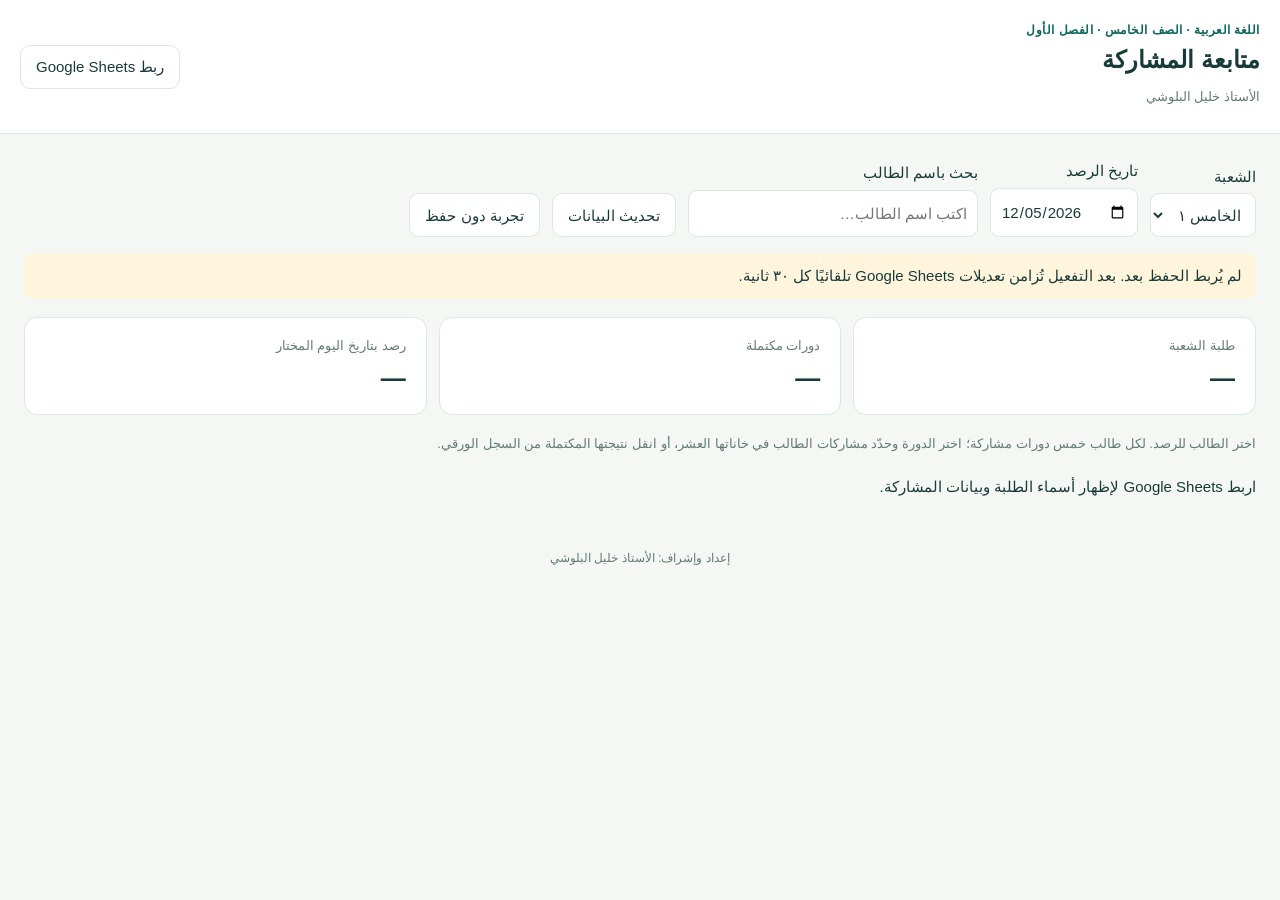
<file: participation/index.html>
<!doctype html><html lang="ar" dir="rtl"><head><meta name="referrer" content="no-referrer"><meta charset="UTF-8"><meta name="viewport" content="width=device-width,initial-scale=1"><title>متابعة المشاركة | الأستاذ خليل البلوشي</title><link rel="icon" href="data:image/svg+xml,%3Csvg xmlns='http://www.w3.org/2000/svg' viewBox='0 0 32 32'%3E%3Crect width='32' height='32' rx='9' fill='%230c665c'/%3E%3Cpath d='M8 16l5 5 11-12' fill='none' stroke='white' stroke-width='4'/%3E%3C/svg%3E"><style>
:root{--ink:#183b39;--green:#0c665c;--muted:#637b77;--line:#dce8e3;--bg:#f4f7f3}*{box-sizing:border-box}body{margin:0;background:var(--bg);color:var(--ink);font-family:Tahoma,Arial,sans-serif;font-size:15px;line-height:1.7}button,input,select,textarea{font:inherit}button{cursor:pointer;min-height:44px;border-radius:10px;border:1px solid var(--line);background:white;padding:8px 15px;color:var(--ink)}button:hover{border-color:var(--green)}button:disabled{opacity:.5;cursor:default}.primary{background:var(--green);color:white;border-color:var(--green)}header{background:white;border-bottom:1px solid var(--line);padding:20px max(20px,calc((100vw - 1260px)/2));display:flex;gap:16px;align-items:center;justify-content:space-between}h1{font-size:24px;margin:0}p{margin:5px 0}.eyebrow{font-size:12px;color:var(--green);font-weight:bold;letter-spacing:.5px}.muted{color:var(--muted);font-size:13px}.shell{max-width:1300px;margin:auto;padding:24px}.toolbar{display:flex;flex-wrap:wrap;gap:12px;align-items:end}.toolbar label{display:grid;gap:4px}input,select,textarea{border:1px solid var(--line);border-radius:9px;background:white;padding:10px;color:var(--ink);min-height:44px}input[type=checkbox]{min-height:auto;width:20px;height:20px;accent-color:var(--green)}#search{width:290px}#status{padding:10px 14px;border-radius:10px;background:#fff5dd;margin:16px 0}.stats{display:flex;gap:12px;margin:18px 0}.stat{flex:1;padding:14px 20px;border:1px solid var(--line);border-radius:13px;background:white}.stat strong{font-size:25px;display:block}.grid{display:grid;grid-template-columns:repeat(3,minmax(0,1fr));gap:13px}.card{background:white;border:1px solid var(--line);border-radius:14px;padding:17px;text-align:right;min-height:150px;width:100%;box-shadow:0 3px 8px #183b3904}.card .name{font-weight:bold;font-size:16px;display:block;margin-bottom:10px}.pill{font-size:12px;background:#e9f4ef;color:var(--green);border-radius:20px;padding:4px 10px;display:inline-block}.cycles{display:flex;gap:5px;margin-top:10px;flex-wrap:wrap}.cycle{border:1px solid var(--line);padding:2px 8px;border-radius:6px;font-size:12px}.cycle.done{background:#e9f4ef}.bar{height:5px;border-radius:8px;background:#e7ece8;margin-top:12px;overflow:hidden}.bar span{display:block;height:100%;background:#c69a43}dialog{border:none;border-radius:18px;max-width:800px;width:calc(100% - 30px);padding:0;color:var(--ink);box-shadow:0 20px 70px #183b3933;max-height:92vh}dialog::backdrop{background:#102f2b66}.dialog-head{padding:20px 24px;border-bottom:1px solid var(--line);display:flex;justify-content:space-between;align-items:center;gap:12px}.body{padding:20px 24px}.section{padding:15px 0;border-bottom:1px solid var(--line)}h2{font-size:20px;margin:0}h3{font-size:16px;margin:0 0 10px}.chips{display:flex;gap:8px;flex-wrap:wrap}.chips label{display:flex;align-items:center;gap:6px;padding:7px 10px;border:1px solid var(--line);border-radius:8px;background:#fcfdfb}.fields{display:grid;grid-template-columns:1fr 1fr;gap:12px}.fields label{display:grid;gap:5px}textarea{width:100%;resize:vertical}.actions{display:flex;gap:8px;justify-content:space-between;padding:16px 24px;position:sticky;bottom:0;background:white;border-top:1px solid var(--line)}.message{font-size:14px;padding:10px;background:#fff5dd;border-radius:8px;margin:10px 0}.hidden{display:none!important}.history{max-height:200px;overflow:auto}.record{border-bottom:1px dashed var(--line);padding:9px 0;font-size:13px}.danger{color:#a23e3e}.wide{width:100%}.slot-grid{display:flex;gap:8px;flex-wrap:wrap}.slot-box{width:55px;min-height:70px;border:1px solid var(--line);border-radius:10px;display:flex;flex-direction:column;align-items:center;justify-content:center;gap:4px;background:white}.slot-box:has(input:checked){background:#e9f4ef;border-color:var(--green)}.cycle-pick.active{background:var(--green);color:white}.cycle-manual{display:flex;gap:8px;align-items:center;margin:16px 0}footer{padding:20px;text-align:center;color:var(--muted);font-size:12px}a{color:var(--green)}@media(max-width:1000px){.grid{grid-template-columns:repeat(2,minmax(0,1fr))}}@media(max-width:600px){header{padding:16px;align-items:start}h1{font-size:20px}.shell{padding:14px}.grid{grid-template-columns:1fr}.stat{padding:10px}.stat strong{font-size:20px}.fields{grid-template-columns:1fr}#search{width:100%}.toolbar label{flex:1}.toolbar label.search{flex-basis:100%}.dialog-head,.body{padding:16px}.stats{gap:6px}.actions{padding:12px;flex-wrap:wrap}}
.student-tile{display:flex;flex-direction:column;background:white;border:1px solid var(--line);border-radius:14px;overflow:hidden}.student-tile .card{border:0;border-radius:0;flex:1}.certificate-card-action{margin:0 17px 16px;background:#fff9e8;border-color:#c7a452;color:#6b5117;font-weight:bold}.certificate-card-action:disabled{background:#f4f5f3;color:#637b77;border-color:var(--line)}.certificate-help{margin:0 17px 14px;font-size:12px;color:var(--muted)}#certificateDialog{max-width:1160px;width:calc(100% - 24px)}.certificate-controls{display:flex;gap:14px;align-items:end;flex-wrap:wrap;margin-bottom:16px}.certificate-controls label{display:grid;gap:4px}.certificate-scroll{overflow-x:auto;padding:3px;background:#e5e9e6}.certificate-sheet{width:100%;min-width:690px;aspect-ratio:1.414;background:#fffcf5;color:#172f45;padding:2.5%;font-family:Tahoma,Arial,sans-serif;container-type:inline-size;text-align:center}.certificate-frame{position:relative;min-height:100%;border:2px solid #b89546;outline:1px solid #d9c69a;outline-offset:-9px;padding:2.2% 5%;display:flex;flex-direction:column;align-items:center;justify-content:space-between;gap:5px}.certificate-top{width:100%;display:flex;justify-content:space-between;gap:14px;font-size:13px;color:#526175}.certificate-emblem{color:#a7822e;font-size:32px;line-height:1.2;margin-top:6px}.certificate-kicker{font-size:14px;color:#87703d;margin:0}.certificate-sheet h1{font-size:46px;line-height:1.4;color:#17374f;margin:0}.certificate-subtitle{font-size:20px;color:#8b6b26;margin:0}.certificate-intro{margin:8px 0 0;font-size:16px}.certificate-sheet .certificate-name{font-size:27px;font-size:clamp(22px,3.1cqw,36px);line-height:1.6;margin:0;max-width:100%;overflow-wrap:anywhere}.certificate-class{font-size:15px;margin:0;color:#526175}.certificate-reason{font-size:18px;line-height:1.9;margin:6px 0}.certificate-encouragement{font-size:15px;color:#526175;line-height:1.8;margin:0}.certificate-bottom{display:flex;justify-content:space-between;align-items:center;gap:15px;width:100%;margin-top:12px;text-align:center}.certificate-bottom>div{flex:1}.certificate-bottom strong{display:block;font-size:16px}.certificate-small{display:block;color:#526175;font-size:13px;margin-bottom:5px}.certificate-seal{border:2px solid #b89546;border-radius:50%;max-width:90px;min-height:90px;display:flex;flex-direction:column;justify-content:center;color:#8b6b26;font-size:13px;background:#faf2dc}.certificate-seal strong{font-size:15px}.certificate-demo{color:#a23e3e;font-size:13px;margin:4px 0 0}#printCertificate{display:none}@page{size:A4 landscape;margin:10mm}@media print{html,body{margin:0!important;padding:0!important;background:white!important}body>*{display:none!important}body>#printCertificate{display:block!important;width:277mm;height:190mm}#printCertificate .certificate-sheet{width:277mm;min-width:0;height:190mm;aspect-ratio:auto;padding:7mm;print-color-adjust:exact;-webkit-print-color-adjust:exact}#printCertificate .certificate-frame{height:176mm;padding:6mm 15mm;overflow:hidden}#printCertificate .certificate-sheet h1{font-size:42pt}#printCertificate .certificate-name{font-size:25pt}#printCertificate .certificate-reason{font-size:17pt}#printCertificate .certificate-subtitle{font-size:20pt}#printCertificate .certificate-encouragement{font-size:13pt}#printCertificate .certificate-top{font-size:11pt}#printCertificate .certificate-bottom{margin-top:4mm}}
@media print{#printCertificate .certificate-frame{gap:2px}#printCertificate .certificate-emblem{font-size:26px;margin-top:0}#printCertificate .certificate-sheet h1{font-size:34pt}#printCertificate .certificate-name{font-size:22pt}#printCertificate .certificate-reason{font-size:14pt;margin:3px 0}#printCertificate .certificate-subtitle{font-size:16pt}#printCertificate .certificate-encouragement{font-size:11pt}#printCertificate .certificate-top{font-size:10pt}#printCertificate .certificate-seal{min-height:70px;max-width:70px}#printCertificate .certificate-intro{margin-top:3px}#printCertificate .certificate-bottom{margin-top:2mm}}

</style></head><body><header><div><div class="eyebrow">اللغة العربية · الصف الخامس · الفصل الأول</div><h1>متابعة المشاركة</h1><p class="muted">الأستاذ خليل البلوشي</p></div><button onclick="settings.showModal()">ربط Google Sheets</button></header><main class="shell"><div class="toolbar"><label>الشعبة<select id="classSelect"><option value="1">الخامس ١</option><option value="2">الخامس ٢</option><option value="3">الخامس ٣</option></select></label><label>تاريخ الرصد<input type="date" id="date"></label><label class="search">بحث باسم الطالب<input id="search" placeholder="اكتب اسم الطالب…"></label><a id="sheetLink" class="hidden" target="_blank" rel="noopener">فتح Google Sheets ↗</a><button id="reload" onclick="loadClass()">تحديث البيانات</button><button id="demo" onclick="startDemo()">تجربة دون حفظ</button></div><div id="status" role="status">لم يُربط الحفظ بعد. بعد التفعيل تُزامن تعديلات Google Sheets تلقائيًا كل ٣٠ ثانية.</div><div class="stats"><div class="stat"><span class="muted">طلبة الشعبة</span><strong id="studentCount">—</strong></div><div class="stat"><span class="muted">دورات مكتملة</span><strong id="cycleCount">٠</strong></div><div class="stat"><span class="muted">رصد بتاريخ اليوم المختار</span><strong id="todayCount">٠</strong></div></div><p class="muted" style="margin-bottom:14px">اختر الطالب للرصد. لكل طالب خمس دورات مشاركة؛ اختر الدورة وحدّد مشاركات الطالب في خاناتها العشر، أو انقل نتيجتها المكتملة من السجل الورقي.</p><div id="grid" class="grid"></div></main><footer>إعداد وإشراف: الأستاذ خليل البلوشي</footer>
<dialog id="studentDialog"><div class="dialog-head"><div><h2 id="studentName"></h2><span id="studentProgress" class="pill"></span></div><button onclick="closeStudent()" aria-label="إغلاق">✕</button></div><form id="recordForm"><div class="body"><div id="cycleList" class="cycles"></div><div class="section"><h3>المشاركة الصفية</h3><div id="cyclePicker" class="chips" role="group" aria-label="اختيار الدورة"></div><div id="cycleEditor" style="margin-top:16px"></div><p class="muted">ضع علامة في خانة المشاركة التي أتمها الطالب. لنقل السجل الورقي، حدّد اكتمال الدورة وأدخل نتيجتها، ثم تابع أي دورة أخرى.</p></div><div id="saveMessage" class="message hidden" role="alert"></div><div class="section"><h3>شهادة تميّز</h3><button type="button" id="studentCertificate" onclick="openCertificate(activeId)">إصدار شهادة تميّز</button><p class="muted" id="studentCertificateHelp">تتاح الشهادة بعد حفظ دورة مكتملة.</p></div><div class="section"><h3>سجل تغييرات المشاركة</h3><div id="history" class="history"></div></div></div><div class="actions"><button type="button" class="danger" id="undo" onclick="undoLast()">التراجع عن آخر تعديل</button><div><button type="button" onclick="closeStudent()">إغلاق</button> <button class="primary" type="submit" id="saveButton">حفظ الرصد</button></div></div></form></dialog>
<dialog id="settings"><div class="dialog-head"><h2>ربط الحفظ في Google Sheets</h2><button onclick="settings.close()">✕</button></div><div class="body"><p>بعد نشر الكود المرفق كتطبيق ويب، ألصق رابط النشر ومفتاح الربط اللذين جهزتهما.</p><label style="display:grid;margin-top:15px">رابط تطبيق Google Apps Script<input id="endpoint" dir="ltr" placeholder="https://script.google.com/macros/s/…/exec"></label><label style="display:grid;margin-top:15px">مفتاح الربط<input id="apiKey" type="password" autocomplete="off" dir="ltr"></label><p class="muted">يحفظ الجهاز رابط الاتصال فقط. يُحفظ المفتاح مؤقتًا في جلسة المتصفح؛ أعد إدخاله عند بدء جلسة جديدة.</p><div id="connectionMessage" class="message hidden"></div></div><div class="actions"><button onclick="settings.close()">إغلاق</button><button class="primary" id="connectButton" onclick="connect()">اختبار الاتصال وربط الحفظ</button></div></dialog>
<dialog id="certificateDialog"><div class="dialog-head"><div><h2>شهادة تميّز في المشاركة الصفية</h2><p class="muted">معاينة الشهادة قبل إصدارها</p></div><button onclick="document.getElementById('certificateDialog').close()" aria-label="إغلاق معاينة الشهادة">✕</button></div><div class="body"><div class="certificate-controls"><label>الدورات المشمولة<select id="certificateCycle" onchange="updateCertificatePreview()"></select></label><label>تاريخ إصدار الشهادة<input type="date" id="certificateDate" onchange="updateCertificatePreview()"></label></div><div class="certificate-scroll"><div id="certificatePreview"></div></div><p class="danger" id="certificateMessage" role="alert"></p><p class="muted">للحفظ PDF، اختر «حفظ بتنسيق PDF» في نافذة الطباعة. الشهادة بحجم A4 أفقي؛ يمكنك إلغاء رؤوس وتذييلات الطباعة.</p></div><div class="actions"><button onclick="document.getElementById('certificateDialog').close()">إغلاق</button><button class="primary" id="certificatePrint" onclick="printCertificate()">طباعة / حفظ PDF</button></div></dialog><div id="printCertificate" aria-hidden="true"></div><script>const ROSTER={"1":Array.from({length:33},(_,i)=>"طالب تجريبي "+(i+1)),"2":Array.from({length:31},(_,i)=>"طالب تجريبي "+(i+1)),"3":Array.from({length:33},(_,i)=>"طالب تجريبي "+(i+1))};</script><script>function emptyState(){return {version:0,records:[],seen:[]};}
function cycleDetails(state){const details=Array.from({length:5},()=>({slots:Array(10).fill(null),manualComplete:false,result:null}));for(const r of state.records){if(r.cycleEdits?.length){for(const edit of r.cycleEdits)details[edit.index]={slots:edit.slots.slice(),manualComplete:edit.manualComplete,result:edit.result};}else if(r.participation!==null&&r.participation!==undefined){const c=details.find(c=>!c.manualComplete&&c.slots.includes(null));if(c)c.slots[c.slots.indexOf(null)]=r.participation;}}return details.map(c=>({...c,count:c.slots.filter(v=>v!==null).length,complete:c.manualComplete||c.slots.every(v=>v!==null),score:c.manualComplete?c.result:c.slots.every(v=>v!==null)?c.slots.reduce((n,v)=>n+v,0):null}));}
function progress(state){const details=cycleDetails(state),cycles=details.filter(c=>c.complete).map(c=>c.score),first=details.find(c=>!c.complete);return {cycles,details,resultByCycle:details.map(c=>c.score),current:first?.count||0,total:details.reduce((n,c)=>n+(c.manualComplete?10:c.count),0),entries:state.records.filter(r=>r.participation!==null&&r.participation!==undefined)};}
function validateCycleEdits(edits){if(!Array.isArray(edits)||edits.length>5)throw Error('تعديل الدورات غير صحيح');const seen=new Set();for(const e of edits){if(!Number.isInteger(e.index)||e.index<0||e.index>4||seen.has(e.index))throw Error('رقم الدورة غير صحيح');seen.add(e.index);if(!Array.isArray(e.slots)||e.slots.length!==10||e.slots.some(v=>v!==null&&![0,0.5,1].includes(v)))throw Error('خانات المشاركة غير صحيحة');if(typeof e.manualComplete!=='boolean')throw Error('حالة اكتمال الدورة غير صحيحة');if(e.manualComplete&&(typeof e.result!=='number'||!Number.isFinite(e.result)||e.result<0||e.result>10))throw Error('أدخل نتيجة الدورة المكتملة من ٠ إلى ١٠');if(!e.manualComplete&&e.result!==null)throw Error('نتيجة الدورة غير صحيحة');}}
function isParticipationRecord(r){return !!r.cycleEdits?.length||(r.participation!==null&&r.participation!==undefined);}
function changedCycleEdits(state,edits){validateCycleEdits(edits);const current=progress(state).details;return edits.filter(e=>{const c=current[e.index];return e.manualComplete!==c.manualComplete||e.result!==c.result||e.slots.some((v,i)=>v!==c.slots[i]);});}
function applyRecord(state,event){if(state.seen.includes(event.requestId))return state;let edits;if(event.action!=='undo'&&event.record.cycleEdits!==undefined){edits=changedCycleEdits(state,event.record.cycleEdits);if(!edits.length)return state;}if(event.version!==state.version)throw Error('تغيرت بيانات الطالب. حدّث الصفحة ثم راجع الرصد وأعد الحفظ.');const next=JSON.parse(JSON.stringify(state));if(event.action==='undo'){let index=-1;for(let i=next.records.length-1;i>=0;i--)if(isParticipationRecord(next.records[i])){index=i;break;}if(index<0)throw Error('لا توجد مشاركة للتراجع عنها');next.records.splice(index,1);}else{const p=event.record.participation;if(p!==null&&![0,0.5,1].includes(p))throw Error('نتيجة المشاركة غير صحيحة');if(p!==null&&progress(next).total>=50)throw Error('اكتملت دورات المشاركة الخمس');next.records.push({...event.record,...(edits?{cycleEdits:edits}:{}),id:event.requestId});}next.seen.push(event.requestId);next.version++;return next;}
if(typeof module!=='undefined')module.exports={emptyState,progress,applyRecord,cycleDetails,validateCycleEdits,isParticipationRecord,changedCycleEdits};
</script><script>function completedCertificateCycles(s){return progress(s).details.map((c,index)=>({...c,index})).filter(c=>c.complete);}
function certificateMarkup(data){const e=esc;return `<article class="certificate-sheet" dir="rtl" aria-label="شهادة تميز في المشاركة الصفية"><div class="certificate-frame"><div class="certificate-top"><span>اللغة العربية · الصف الخامس</span><span>تقديرٌ للجهد واحتفاءٌ بالإنجاز</span></div><div class="certificate-emblem" aria-hidden="true">★</div><p class="certificate-kicker">لكل جهدٍ أثر، ولكل إنجازٍ تقدير</p><h1>شهادة تميّز</h1><p class="certificate-subtitle">في المشاركة الصفية</p><p class="certificate-intro">تُمنح هذه الشهادة للطالب</p><h2 class="certificate-name">${e(data.name)}</h2><p class="certificate-class">${e(data.className)}</p><p class="certificate-reason">تقديرًا لمشاركته الفاعلة واجتهاده في مادة اللغة العربية،<br>وإتمامه <strong>${e(data.cycleStatement)}</strong>.</p><p class="certificate-encouragement">نفخر بجهدك، ونثمّن حضورك ومشاركتك.<br>واصل التعلّم بثقة؛ فكل مشاركة خطوة نحو التميّز.</p><div class="certificate-bottom"><div><span class="certificate-small">تاريخ إصدار الشهادة</span><strong>${e(data.dateLabel)}</strong></div><div class="certificate-seal"><span>تميّز في</span><strong>المشاركة</strong></div><div><span class="certificate-small">معلم اللغة العربية</span><strong>الأستاذ خليل البلوشي</strong></div></div>${data.demo?'<p class="certificate-demo">نموذج تجريبي — بيانات غير محفوظة</p>':''}</div></article>`;}
let certificateStudentId=null;
function certificateData(id,selection,date){if(!/^\d{4}-\d{2}-\d{2}$/.test(date))throw Error('اختر تاريخًا صحيحًا للشهادة');const all=completedCertificateCycles(state(id)),cycles=selection==='all'?all:all.filter(c=>c.index===Number(selection));if(!cycles.length)throw Error('تُصدر الشهادة للدورات المكتملة والمحفوظة فقط');const labels=['الأولى','الثانية','الثالثة','الرابعة','الخامسة'],names=cycles.map(c=>labels[c.index]);let cycleStatement=cycles.length===1?'دورة المشاركة '+names[0]:cycles.length===2?'دورتي المشاركة '+names[0]+' و'+names[1]:'دورات المشاركة '+names.join('، و');const [classId]=id.split('-');return {name:studentName(id),className:'الخامس '+fmt(Number(classId)),cycleStatement,cycleCount:cycles.length,dateLabel:new Intl.DateTimeFormat('ar-OM',{year:'numeric',month:'long',day:'numeric',timeZone:'Asia/Muscat'}).format(new Date(date+'T12:00:00+04:00')),demo:demoMode};}
function openCertificate(id){if(busy)return;const cycles=completedCertificateCycles(state(id));if(!cycles.length)return;certificateStudentId=id;$('certificateCycle').innerHTML='<option value="all">جميع الدورات المكتملة ('+fmt(cycles.length)+')</option>'+cycles.map(c=>`<option value="${c.index}">الدورة ${fmt(c.index+1)}</option>`).join('');$('certificateCycle').value='all';$('certificateDate').value=new Intl.DateTimeFormat('en-CA',{timeZone:'Asia/Muscat',year:'numeric',month:'2-digit',day:'2-digit'}).format(new Date());updateCertificatePreview();$('certificateDialog').showModal();}
function updateCertificatePreview(){try{const data=certificateData(certificateStudentId,$('certificateCycle').value,$('certificateDate').value);$('certificatePreview').innerHTML=certificateMarkup(data);$('certificateMessage').textContent='';$('certificatePrint').disabled=false;}catch(e){$('certificateMessage').textContent=e.message;$('certificatePrint').disabled=true;}}
function printCertificate(){try{const data=certificateData(certificateStudentId,$('certificateCycle').value,$('certificateDate').value);$('printCertificate').innerHTML=certificateMarkup(data);window.print();}catch(e){$('certificateMessage').textContent=e.message;}}
if(typeof module!=='undefined')module.exports={completedCertificateCycles,certificateMarkup};
</script><script>const $=id=>document.getElementById(id),fmt=n=>new Intl.NumberFormat('ar-OM').format(n);
let polling=false;
let states={},demoMode=false,busy=false,activeId=null,pending=null,connected=false,loadSeq=0,cycleDraft=[],cycleBaseline=[],activeCycle=0,editorVersion=0;
function esc(v){return String(v).replace(/[&<>"']/g,c=>({'&':'&amp;','<':'&lt;','>':'&gt;','"':'&quot;',"'":'&#39;'}[c]));}
function status(s){$('status').textContent=s;}
function studentName(id){const [c,i]=id.split('-');return ROSTER[c][Number(i)-1];}
function studentId(c,i){return `${c}-${i+1}`;}
function state(id){return states[id]||emptyState();}
function cyclesHTML(p){return p.details.map((c,i)=>`<span class="cycle ${c.complete?'done':''}">د${fmt(i+1)}: ${c.complete?fmt(c.score)+'/١٠':fmt(c.count)+'/١٠ مشاركة'}</span>`).join('');}
function render(){if(!connected&&!demoMode){$('grid').innerHTML='<p>اربط Google Sheets لإظهار أسماء الطلبة وبيانات المشاركة.</p>';$('studentCount').textContent='—';$('cycleCount').textContent='—';$('todayCount').textContent='—';return;}const c=$('classSelect').value,q=$('search').value.trim();let totalCycles=0,totalToday=0;const list=ROSTER[c].map((name,i)=>{const id=studentId(c,i),s=state(id),p=progress(s);totalCycles+=p.cycles.length;totalToday+=s.records.filter(r=>isParticipationRecord(r)&&r.date===$('date').value).length;if(!name.includes(q))return '';return `<div class="student-tile"><button class="card" data-id="${id}"><span class="name">${fmt(i+1)}. ${esc(name)}</span><span class="pill">${fmt(p.cycles.length)} / ٥ دورات مكتملة</span><span class="muted"> · ${p.total===50?'اكتملت المشاركة':fmt(p.current)+' / ١٠ في الدورة الحالية'}</span><div class="cycles">${cyclesHTML(p)}</div><div class="bar"><span style="width:${p.total/50*100}%"></span></div></button><button type="button" class="certificate-card-action" data-certificate="${id}" ${!p.cycles.length||busy?'disabled':''}>إصدار شهادة تميّز</button>${!p.cycles.length?'<span class="certificate-help">تتاح بعد إكمال دورة وحفظها</span>':''}</div>`}).join('');$('grid').innerHTML=list||'<p>لا توجد أسماء مطابقة.</p>';$('studentCount').textContent=fmt(ROSTER[c].length);$('cycleCount').textContent=fmt(totalCycles);$('todayCount').textContent=fmt(totalToday);$('grid').querySelectorAll('[data-id]').forEach(b=>b.onclick=()=>openStudent(b.dataset.id));$('grid').querySelectorAll('[data-certificate]').forEach(b=>b.onclick=()=>openCertificate(b.dataset.certificate));}
let bridgeWindow=null,bridgeOrigin=null,bridgeNonce=null,bridgeReady=null,bridgeFrame=null;
const bridgeCalls=new Map();
function validGoogleOrigin(origin){try{const u=new URL(origin);return u.protocol==='https:'&&(u.hostname==='script.google.com'||u.hostname.endsWith('.googleusercontent.com'));}catch{return false;}}
function resetBridge(){clearTimeout(bridgeReady?.timer);bridgeReady?.reject(Error("تغير رابط الاتصال. أعد المحاولة."));for(const p of bridgeCalls.values()){clearTimeout(p.timer);p.reject(Error('تغير رابط الاتصال. أعد المحاولة.'));}bridgeCalls.clear();bridgeFrame?.remove();bridgeFrame=null;bridgeWindow=null;bridgeOrigin=null;bridgeReady=null;}
window.addEventListener('message',event=>{const m=event.data;if(!m||m.channel!=='participation-bridge'||m.nonce!==bridgeNonce||!validGoogleOrigin(event.origin))return;if(m.kind==='ready'&&!bridgeWindow){bridgeWindow=event.source;bridgeOrigin=event.origin;bridgeReady?.resolve();return;}if(event.source!==bridgeWindow||event.origin!==bridgeOrigin||m.kind!=='response')return;const p=bridgeCalls.get(m.id);if(!p)return;clearTimeout(p.timer);bridgeCalls.delete(m.id);if(m.error)p.reject(Error(m.error));else p.resolve(m.result);});
async function ensureBridge(endpoint){if(bridgeFrame?.dataset.endpoint!==endpoint)resetBridge();if(bridgeWindow)return;if(!bridgeReady){const url=new URL(endpoint);if(url.origin!=='https://script.google.com'||!/^\/macros\/s\/[A-Za-z0-9_-]+\/exec$/.test(url.pathname)||url.search||url.hash)throw Error('رابط تطبيق Google غير صحيح؛ استخدم رابط النشر المنتهي بـ /exec');bridgeNonce=crypto.randomUUID();let resolve,reject;const promise=new Promise((a,b)=>{resolve=a;reject=b;});const timer=setTimeout(()=>{reject(Error('تعذر بدء الاتصال. تحقق من رابط النشر وملف Code.gs الجديد في مشروع Google الحالي.'));resetBridge();},25000);bridgeReady={promise,timer,reject,resolve:()=>{clearTimeout(timer);resolve();}};url.searchParams.set('bridge','1');url.searchParams.set('nonce',bridgeNonce);url.searchParams.set('origin',location.origin);bridgeFrame=document.createElement('iframe');bridgeFrame.hidden=true;bridgeFrame.title='اتصال Google Sheets';bridgeFrame.dataset.endpoint=endpoint;bridgeFrame.referrerPolicy='no-referrer';bridgeFrame.src=url.href;document.body.appendChild(bridgeFrame);}await bridgeReady.promise;}
async function bridgeRequest(endpoint,payload){await ensureBridge(endpoint);const id=crypto.randomUUID();return new Promise((resolve,reject)=>{const timer=setTimeout(()=>{bridgeCalls.delete(id);reject(Error('لم يصل تأكيد الحفظ. احتفظ بالمدخلات وأعد المحاولة؛ ستستخدم المحاولة معرف العملية نفسه.'));},45000);bridgeCalls.set(id,{resolve,reject,timer});bridgeWindow.postMessage({channel:'participation-bridge',nonce:bridgeNonce,kind:'request',id,payload},bridgeOrigin);});}
async function api(body){const endpoint=$('endpoint').value.trim(),key=$('apiKey').value.trim();if(!endpoint||!key)throw Error('أدخل رابط النشر ومفتاح الربط أولًا.');const data=await bridgeRequest(endpoint,{key,...body});if(!data?.ok)throw Error(data?.error||'تعذر الاتصال. أعد المحاولة.');if(body.action==='read'&&(!data.states||!Array.isArray(data.students)||!data.capabilities?.includes('participation-cycles')))throw Error('الربط لا يوفر خانات الدورات. راجع ملف Code.gs في مشروع Google الحالي.');return data;}

async function loadClass(){const seq=++loadSeq,c=$('classSelect').value;render();if(demoMode){status('وضع التجربة: البيانات مؤقتة داخل الصفحة ولم تُحفظ في Google Sheets.');return;}if(!connected){status('لم يُربط الحفظ بعد. الأسماء متاحة، والحفظ يتطلب الاتصال.');return;}$('reload').disabled=true;status('جارٍ جلب بيانات الشعبة…');try{const r=await api({action:'read',classId:c});if(seq!==loadSeq)return;for(const [id,s] of Object.entries(r.states))states[id]=s;updateNames(r.students);updateSheetLink(r.sheetUrl);render();status('متصل بـ Google Sheets · البيانات محدثة');}catch(e){if(seq===loadSeq)status(e.message);}finally{$('reload').disabled=false;}}
function startDemo(){if(busy)return;if(!confirm('ستبدأ تجربة مؤقتة دون حفظ في Google Sheets. متابعة؟'))return;demoMode=true;connected=false;states={};loadClass();}
async function connect(){if(busy)return;const b=$('connectButton');b.disabled=true;$('connectionMessage').classList.remove('hidden');$('connectionMessage').textContent='جارٍ اختبار الاتصال…';try{const r=await api({action:'read',classId:$('classSelect').value});states=r.states;updateNames(r.students);updateSheetLink(r.sheetUrl);connected=true;demoMode=false;localStorage.setItem('participationGithubEndpoint',$('endpoint').value.trim());sessionStorage.setItem('participationGithubKey',$('apiKey').value.trim());settings.close();render();status('تم الاتصال بنجاح. يُحفظ الرصد في Google Sheets بعد تأكيد الاستلام.');}catch(e){$('connectionMessage').textContent=e.message;}finally{b.disabled=false;}}
function openStudent(id){if(busy)return;activeId=id;pending=null;activeCycle=Math.max(0,progress(state(id)).details.findIndex(c=>!c.complete));$('recordForm').reset();initCycleDraft();$('saveMessage').classList.add('hidden');refreshStudent();studentDialog.showModal();}
function refreshStudent(){const s=state(activeId),p=progress(s);$('studentName').textContent=studentName(activeId);$('studentProgress').textContent=`${fmt(p.cycles.length)} / ٥ دورات مكتملة`;$('cycleList').innerHTML=cyclesHTML(p);$('undo').disabled=!s.records.some(isParticipationRecord)||busy;$('studentCertificate').disabled=!p.cycles.length||busy;$('studentCertificateHelp').textContent=p.cycles.length?'اجمع الدورات المكتملة في شهادة واحدة باسم الطالب.':'تتاح الشهادة بعد حفظ دورة مكتملة.';$('history').innerHTML=s.records.some(isParticipationRecord)?s.records.filter(isParticipationRecord).slice().reverse().map(r=>`<div class="record"><strong>${esc(r.date)}</strong> ${r.participation!==null?' · مشاركة: '+fmt(r.participation):''}${r.cycleEdits?.length?' · '+r.cycleEdits.map(c=>'الدورة '+fmt(c.index+1)+': '+(c.manualComplete?'مكتملة من الورقي، نتيجتها '+fmt(c.result):fmt(c.slots.filter(v=>v!==null).length)+' / ١٠ مشاركة')).join(' · '):''}</div>`).join(''):'لا توجد متابعة مسجلة لهذا الطالب.';}

function initCycleDraft(){editorVersion=state(activeId).version;cycleDraft=progress(state(activeId)).details.map(c=>({slots:c.slots.slice(),manualComplete:c.manualComplete,result:c.manualComplete?c.result:null}));cycleBaseline=JSON.parse(JSON.stringify(cycleDraft));drawCycle();}
function drawCycle(){if(!cycleDraft.length)return;const c=cycleDraft[activeCycle];$('cyclePicker').innerHTML=cycleDraft.map((d,i)=>`<button type="button" class="cycle-pick ${activeCycle===i?'active':''}" data-cycle="${i}" aria-pressed="${activeCycle===i}">الدورة ${fmt(i+1)} ${d.manualComplete||d.slots.every(v=>v!==null)?'✓':''}</button>`).join('');$('cyclePicker').querySelectorAll('[data-cycle]').forEach(b=>b.onclick=()=>{activeCycle=Number(b.dataset.cycle);drawCycle();});$('cycleEditor').innerHTML=`<div class="slot-grid">${c.slots.map((v,i)=>`<label class="slot-box"><span>${fmt(i+1)}</span><input type="checkbox" data-slot="${i}" aria-label="المشاركة ${fmt(i+1)} في الدورة ${fmt(activeCycle+1)}" ${v!==null?'checked':''} ${c.manualComplete?'disabled':''}>${v!==null&&v!==1?'<small>'+fmt(v)+'</small>':''}</label>`).join('')}</div><label class="cycle-manual"><input type="checkbox" id="manualComplete" ${c.manualComplete?'checked':''}> الدورة مكتملة من السجل الورقي</label><label>نتيجة الدورة من ١٠ <input id="cycleResult" type="number" min="0" max="10" step="0.5" style="width:110px" value="${c.manualComplete?(c.result===null?'':c.result):c.slots.every(v=>v!==null)?c.slots.reduce((n,v)=>n+v,0):''}" ${c.manualComplete?'':'disabled'}></label><p class="muted">${c.manualComplete?'نتيجة منقولة من السجل الورقي؛ تبقى الخانات كما رُصدت إلكترونيًا.':'المحدد: '+fmt(c.slots.filter(v=>v!==null).length)+' / ١٠ · كل خانة محددة تحسب مشاركة واحدة.'}</p>`;$('cycleEditor').querySelectorAll('[data-slot]').forEach(b=>b.onchange=()=>{c.slots[Number(b.dataset.slot)]=b.checked?1:null;drawCycle();});$('manualComplete').onchange=e=>{c.manualComplete=e.target.checked;c.result=c.manualComplete?(c.slots.every(v=>v!==null)?c.slots.reduce((n,v)=>n+v,0):null):null;drawCycle();};$('cycleResult').oninput=e=>{c.result=c.manualComplete?(e.target.value===''?null:Number(e.target.value)):null;};if(busy)for(const b of $('cyclePicker').querySelectorAll('button'))b.disabled=true;}

function closeStudent(){if(!busy)studentDialog.close();}
function freeze(on){busy=on;for(const b of $('recordForm').querySelectorAll('button,input,select,textarea'))b.disabled=on;if(!on){drawCycle();refreshStudent();}$('saveButton').textContent=on?'جارٍ الحفظ…':'حفظ الرصد';}
async function submitEvent(event){freeze(true);$('saveMessage').classList.remove('hidden');$('saveMessage').textContent=demoMode?'جارٍ تسجيل التجربة…':'جارٍ الحفظ في Google Sheets…';try{let s,auditWarning=false;if(demoMode)s=applyRecord(state(activeId),event);else{const response=await api({action:event.action==='undo'?'undo':'save',studentId:activeId,...event});s=response.state;auditWarning=response.auditWarning;}states[activeId]=s;pending=null;render();$('recordForm').reset();initCycleDraft();$('saveMessage').textContent=demoMode?'سُجل في التجربة فقط؛ لم يُحفظ في Google Sheets.':auditWarning?'تم حفظ بيانات الطالب، لكن تعذر تحديث نسخة سجل الرصد التفصيلية.':'تم الحفظ وتأكيد الاستلام من Google Sheets.';status(demoMode?'وضع التجربة: لم تُحفظ البيانات في Google Sheets.':'متصل بـ Google Sheets · تم حفظ آخر رصد بنجاح');}catch(e){if(!demoMode&&e.message.includes('تغيرت بيانات')){try{const r=await api({action:'read',classId:activeId.split('-')[0]});Object.assign(states,r.states);updateNames(r.students);updateSheetLink(r.sheetUrl);editorVersion=state(activeId).version;pending=null;render();}catch{}}$('saveMessage').textContent=e.message+' تبقى البيانات المدخلة للمراجعة أو إعادة المحاولة.';}finally{freeze(false);}}
$('recordForm').onsubmit=e=>{e.preventDefault();if(busy)return;if(!demoMode&&!connected){$('saveMessage').classList.remove('hidden');$('saveMessage').textContent='اربط Google Sheets أولًا، أو استخدم وضع التجربة.';return;}const edits=cycleDraft.map((c,index)=>({...c,result:c.manualComplete?c.result:null,index})).filter((c,i)=>JSON.stringify(cycleDraft[i])!==JSON.stringify(cycleBaseline[i]));try{validateCycleEdits(edits);}catch(error){$('saveMessage').classList.remove('hidden');$('saveMessage').textContent=error.message;return;}const record={date:$('date').value,participation:null,cycleEdits:edits};if(!record.date){alert('اختر تاريخ المشاركة');return;}if(!edits.length){$('saveMessage').classList.remove('hidden');$('saveMessage').textContent='لا توجد تغييرات جديدة؛ المشاركات المحددة محفوظة مسبقًا.';return;}const signature=JSON.stringify(record);if(!pending||pending.signature!==signature)pending={signature,event:{action:'save',requestId:crypto.randomUUID(),version:editorVersion,record}};submitEvent(pending.event);};
async function undoLast(){if(busy||!state(activeId).records.some(isParticipationRecord))return;if(!demoMode&&!connected)return;if(!confirm('التراجع عن آخر تعديل مشاركة لهذا الطالب وإعادة حساب الدورات؟'))return;const s=state(activeId);if(!pending||pending.event.action!=='undo')pending={event:{action:'undo',version:s.version,requestId:crypto.randomUUID()}};await submitEvent(pending.event);}
$('classSelect').onchange=loadClass;$('search').oninput=render;$('date').onchange=render;
for(const d of [studentDialog,settings])d.addEventListener('cancel',e=>{if(busy)e.preventDefault();});
$('date').value=new Intl.DateTimeFormat('en-CA',{timeZone:'Asia/Muscat',year:'numeric',month:'2-digit',day:'2-digit'}).format(new Date());$('endpoint').value=localStorage.getItem('participationGithubEndpoint')||'';$('apiKey').value=sessionStorage.getItem('participationGithubKey')||'';render();
if($('endpoint').value&&$('apiKey').value)connect();
if(document.modelContext?.registerTool){document.modelContext.registerTool({name:'read_followup_class',description:'اقرأ ملخص متابعة الشعبة المعروضة دون تعديل البيانات',inputSchema:{type:'object',properties:{},additionalProperties:false},annotations:{readOnlyHint:true,untrustedContentHint:true},execute:async()=>({classId:$('classSelect').value,demo:demoMode,connected,students:ROSTER[$('classSelect').value].map((name,i)=>({name,...progress(state(studentId($('classSelect').value,i)))}))})}).catch(()=>{});}

function updateNames(students){for(const item of students||[]){const [c,n]=item.id.split('-');if(ROSTER[c]&&ROSTER[c][Number(n)-1]!==undefined)ROSTER[c][Number(n)-1]=item.name;}}
async function pollSheet(){if(polling||busy||!connected||demoMode||document.visibilityState==='hidden')return;polling=true;try{const c=$('classSelect').value,r=await api({action:'read',classId:c});if(c!==$('classSelect').value)return;const oldVersion=activeId?state(activeId).version:null;Object.assign(states,r.states);updateNames(r.students);updateSheetLink(r.sheetUrl);render();if(studentDialog.open&&activeId&&state(activeId).version!==oldVersion){const dirty=JSON.stringify(cycleDraft)!==JSON.stringify(cycleBaseline);refreshStudent();if(!dirty&&!pending)initCycleDraft();else{$('saveMessage').classList.remove('hidden');$('saveMessage').textContent='تغيرت بيانات الطالب في Google Sheets. احتفظنا بالخانات التي تعدّلها؛ راجعها قبل الحفظ.';}}status('متصل · تمت المزامنة مع Google Sheets الساعة '+new Date().toLocaleTimeString('ar-OM'));}catch(e){status('تعذرت المزامنة: '+e.message);}finally{polling=false;}}
setInterval(pollSheet,30000);window.addEventListener('focus',pollSheet);document.addEventListener('visibilitychange',()=>{if(document.visibilityState==='visible')pollSheet();});

function updateSheetLink(url){if(url&&/^https:\/\/docs\.google\.com\/spreadsheets\/d\//.test(url)){$('sheetLink').href=url;$('sheetLink').classList.remove('hidden');}}
</script></body></html>
</file>
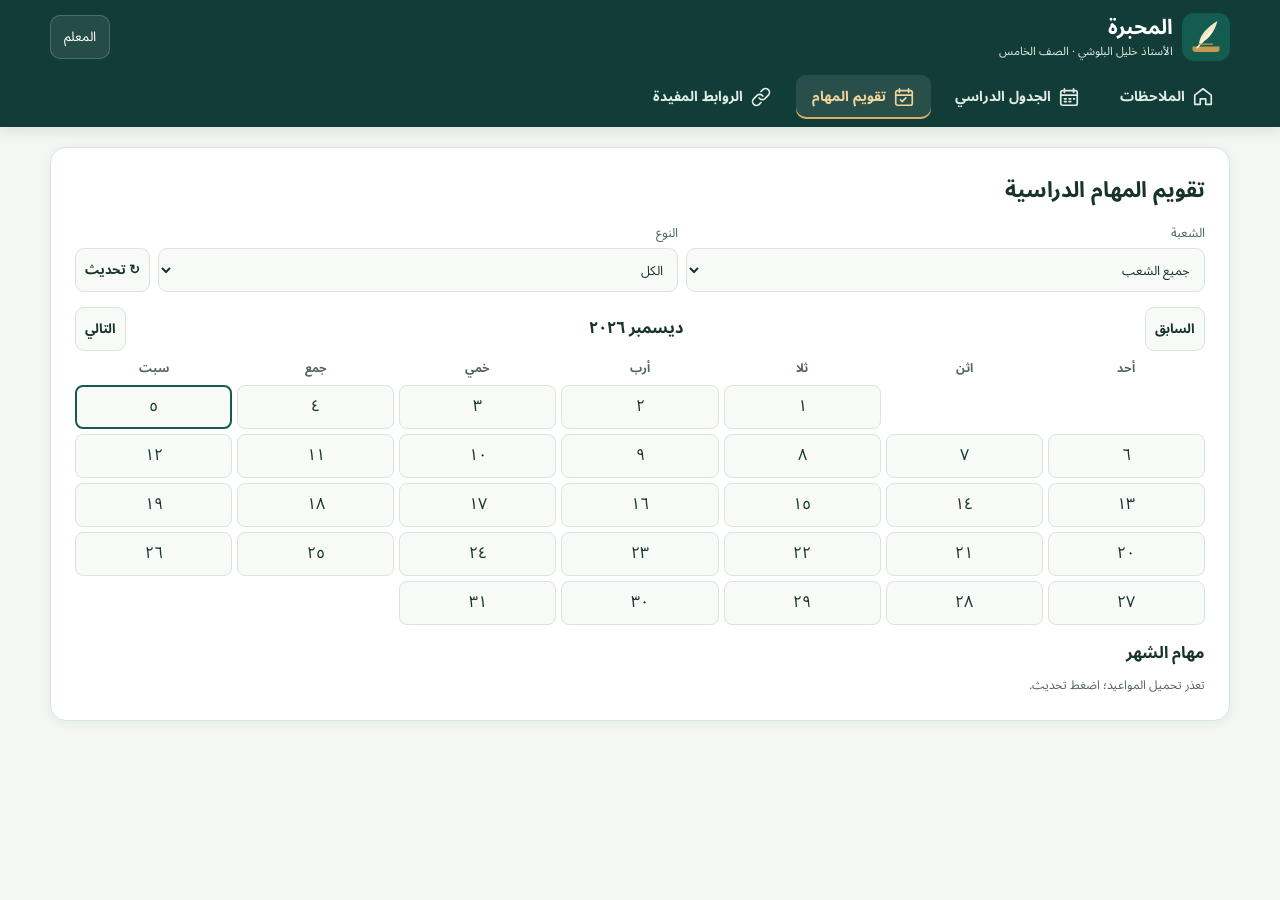
<file: calendar.html>
<!doctype html>
<html lang="ar" dir="rtl">
<head><meta charset="utf-8"><meta name="viewport" content="width=device-width, initial-scale=1, viewport-fit=cover"><meta name="theme-color" content="#145b50"><meta name="description" content="تقويم المهام الدراسية | المحبرة للأستاذ خليل البلوشي"><title>تقويم المهام | المحبرة</title>
<link rel="manifest" href="manifest.json"><link rel="icon" href="brand.svg" type="image/svg+xml"><link rel="apple-touch-icon" href="icon-192.png">
<link rel="stylesheet" href="https://fonts.googleapis.com/css2?family=Noto+Sans+Arabic:wght@400;500;600;700;800&display=swap">
<link rel="stylesheet" href="identity.css?v=20261127g">
<script src="date-time.js?v=1"></script>
<script src="notice-meta.js?v=2"></script><script defer src="calendar.js?v=2"></script></head>
<body class="mh-public mh-secondary">
<header class="mh-secondary-header"><div class="mh-secondary-inner"><div class="mh-secondary-top"><a href="index.html" class="mh-secondary-brand"><img src="brand.svg" class="mh-logo" width="48" height="48" alt=""><span><strong>المحبرة</strong><small>الأستاذ خليل البلوشي · الصف الخامس</small></span></a><a class="mh-teacher-link" href="teacher.html">المعلم</a></div><nav class="mh-public-nav mh-nav-desktop" aria-label="أقسام المحبرة"><a href="index.html"><svg width="22" height="22" viewBox="0 0 24 24" fill="none" stroke="currentColor" stroke-width="1.8" stroke-linecap="round" stroke-linejoin="round" aria-hidden="true"><path d="m3 10 9-7 9 7v10h-6v-6H9v6H3z"/></svg><span>الملاحظات</span></a><a href="schedule.html"><svg width="22" height="22" viewBox="0 0 24 24" fill="none" stroke="currentColor" stroke-width="1.8" stroke-linecap="round" stroke-linejoin="round" aria-hidden="true"><rect x="3" y="5" width="18" height="16" rx="2"/><path d="M7 3v4m10-4v4M3 10h18M7 14h2m3 0h2m3 0h1M7 17h2m3 0h2"/></svg><span>الجدول الدراسي</span></a><a href="calendar.html" aria-current="page"><svg width="22" height="22" viewBox="0 0 24 24" fill="none" stroke="currentColor" stroke-width="1.8" stroke-linecap="round" stroke-linejoin="round" aria-hidden="true"><rect x="3" y="5" width="18" height="16" rx="2"/><path d="M7 3v4m10-4v4M3 10h18m-13 5 2 2 4-4"/></svg><span>تقويم المهام</span></a><a href="links.html"><svg width="22" height="22" viewBox="0 0 24 24" fill="none" stroke="currentColor" stroke-width="1.8" stroke-linecap="round" stroke-linejoin="round" aria-hidden="true"><path d="M10 13a4 4 0 0 0 6 1l4-4a4 4 0 0 0-6-6l-2 2m2 5a4 4 0 0 0-6-1l-4 4a4 4 0 0 0 6 6l2-2"/></svg><span>الروابط المفيدة</span></a></nav></div></header>
<main class="mh-secondary-main" id="main"><section class="mh-resource-card mh-calendar"><h2 class="mh-resource-title">تقويم المهام الدراسية</h2><div class="mh-cal-controls"><label>الشعبة<select id="calClass"><option value="all">جميع الشعب</option><option value="5A">خامس ١</option><option value="5B">خامس ٢</option><option value="5C">خامس ٣</option></select></label><label>النوع<select id="calType"><option value="all">الكل</option><option value="homework">واجب</option><option value="exam">اختبار</option><option value="review">مراجعة</option><option value="activity">نشاط</option><option value="other">موعد</option></select></label><button class="mh-button" id="calRefresh">↻ تحديث</button></div><div class="mh-cal-month"><button class="mh-button" id="calPrev" aria-label="الشهر السابق">السابق</button><h3 id="calMonth"></h3><button class="mh-button" id="calNext" aria-label="الشهر التالي">التالي</button></div><div id="calGrid" class="mh-cal-grid" aria-label="تقويم الشهر"></div><div class="mh-cal-month"><h3 id="calListTitle">مهام الشهر</h3><button class="mh-button" id="calClear" hidden>عرض الشهر كاملًا</button></div><p id="calStatus" class="mh-status" role="status">جاري تحميل المواعيد…</p><div id="calEvents" class="mh-cal-events"></div></section></main>
<nav class="mh-public-nav mh-nav-mobile" aria-label="التنقل الرئيسي"><a href="index.html"><svg width="22" height="22" viewBox="0 0 24 24" fill="none" stroke="currentColor" stroke-width="1.8" stroke-linecap="round" stroke-linejoin="round" aria-hidden="true"><path d="m3 10 9-7 9 7v10h-6v-6H9v6H3z"/></svg><span>الملاحظات</span></a><a href="schedule.html"><svg width="22" height="22" viewBox="0 0 24 24" fill="none" stroke="currentColor" stroke-width="1.8" stroke-linecap="round" stroke-linejoin="round" aria-hidden="true"><rect x="3" y="5" width="18" height="16" rx="2"/><path d="M7 3v4m10-4v4M3 10h18M7 14h2m3 0h2m3 0h1M7 17h2m3 0h2"/></svg><span>الجدول الدراسي</span></a><a href="calendar.html" aria-current="page"><svg width="22" height="22" viewBox="0 0 24 24" fill="none" stroke="currentColor" stroke-width="1.8" stroke-linecap="round" stroke-linejoin="round" aria-hidden="true"><rect x="3" y="5" width="18" height="16" rx="2"/><path d="M7 3v4m10-4v4M3 10h18m-13 5 2 2 4-4"/></svg><span>تقويم المهام</span></a><a href="links.html"><svg width="22" height="22" viewBox="0 0 24 24" fill="none" stroke="currentColor" stroke-width="1.8" stroke-linecap="round" stroke-linejoin="round" aria-hidden="true"><path d="M10 13a4 4 0 0 0 6 1l4-4a4 4 0 0 0-6-6l-2 2m2 5a4 4 0 0 0-6-1l-4 4a4 4 0 0 0 6 6l2-2"/></svg><span>الروابط المفيدة</span></a></nav>
<script>if('serviceWorker' in navigator && location.protocol==='https:'){window.addEventListener('load',()=>navigator.serviceWorker.register('./sw.js').catch(()=>{}));}</script>
<button id="mhBackTop" class="mh-back-top" type="button" aria-label="العودة إلى أعلى الصفحة" title="العودة إلى أعلى الصفحة" hidden><svg width="24" height="24" viewBox="0 0 24 24" fill="none" aria-hidden="true"><path d="M12 19V5M5 12l7-7 7 7" stroke="currentColor" stroke-width="2.5" stroke-linecap="round" stroke-linejoin="round"/></svg></button>
<script>
(() => {
  const button=document.getElementById('mhBackTop');
  if(!button)return;
  let ticking=false;
  const update=()=>{button.hidden=window.scrollY<300;ticking=false;};
  window.addEventListener('scroll',()=>{if(!ticking){ticking=true;requestAnimationFrame(update);}}, {passive:true});
  window.addEventListener('pageshow',update);
  button.addEventListener('click',()=>{
    const reduced=window.matchMedia('(prefers-reduced-motion: reduce)').matches;
    window.scrollTo({top:0,left:0,behavior:reduced?'instant':'smooth'});
  });
  update();
})();
</script>
</body>
</html>
</file>
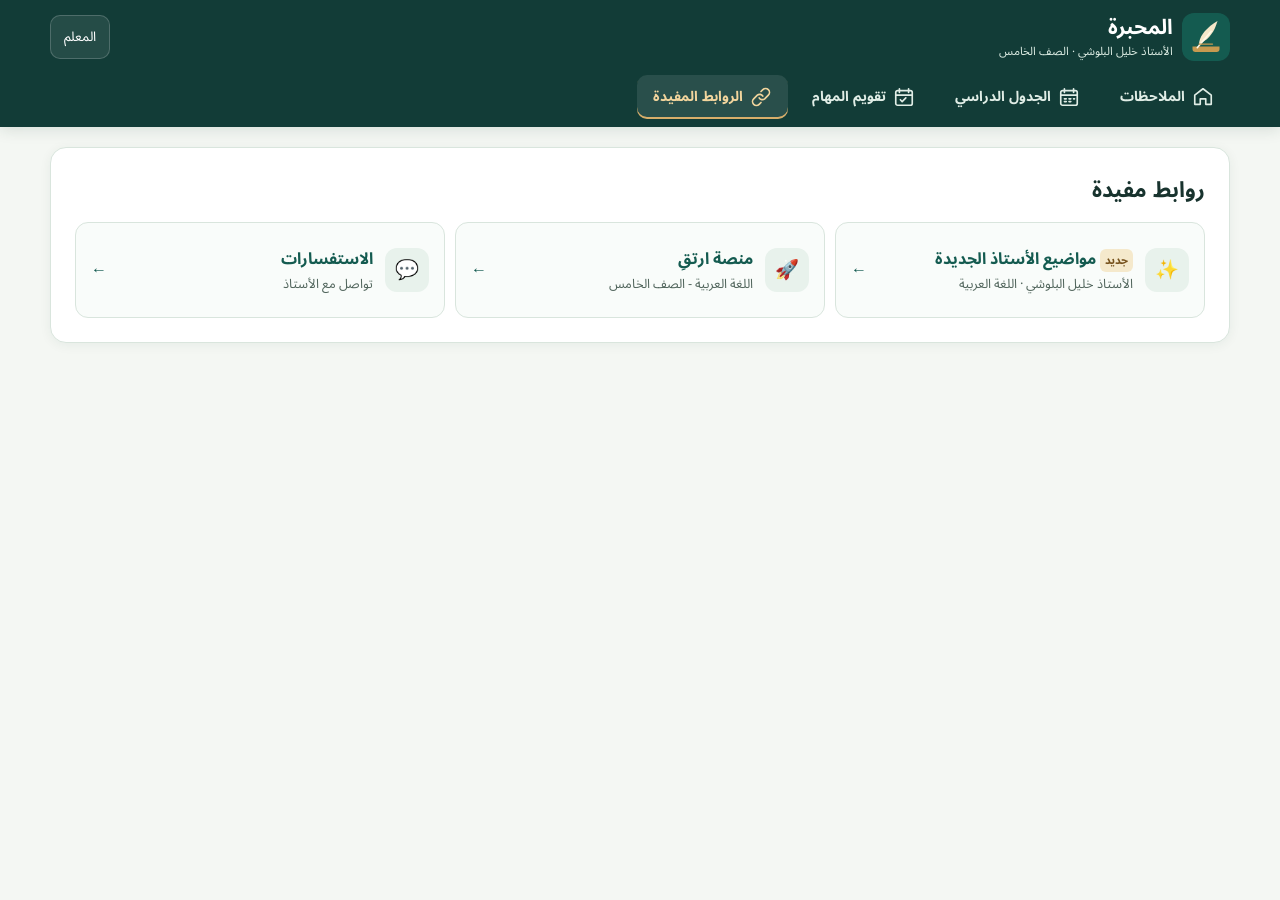
<file: links.html>
<!doctype html>
<html lang="ar" dir="rtl">
<head><meta charset="utf-8"><meta name="viewport" content="width=device-width, initial-scale=1, viewport-fit=cover"><meta name="theme-color" content="#145b50"><meta name="description" content="الروابط المفيدة | المحبرة للأستاذ خليل البلوشي"><title>الروابط المفيدة | المحبرة</title>
<link rel="manifest" href="manifest.json"><link rel="icon" href="brand.svg" type="image/svg+xml"><link rel="apple-touch-icon" href="icon-192.png">
<link rel="stylesheet" href="https://fonts.googleapis.com/css2?family=Noto+Sans+Arabic:wght@400;500;600;700;800&display=swap">
<link rel="stylesheet" href="identity.css?v=20261127g">
</head>
<body class="mh-public mh-secondary">
<header class="mh-secondary-header"><div class="mh-secondary-inner"><div class="mh-secondary-top"><a href="index.html" class="mh-secondary-brand"><img src="brand.svg" class="mh-logo" width="48" height="48" alt=""><span><strong>المحبرة</strong><small>الأستاذ خليل البلوشي · الصف الخامس</small></span></a><a class="mh-teacher-link" href="teacher.html">المعلم</a></div><nav class="mh-public-nav mh-nav-desktop" aria-label="أقسام المحبرة"><a href="index.html"><svg width="22" height="22" viewBox="0 0 24 24" fill="none" stroke="currentColor" stroke-width="1.8" stroke-linecap="round" stroke-linejoin="round" aria-hidden="true"><path d="m3 10 9-7 9 7v10h-6v-6H9v6H3z"/></svg><span>الملاحظات</span></a><a href="schedule.html"><svg width="22" height="22" viewBox="0 0 24 24" fill="none" stroke="currentColor" stroke-width="1.8" stroke-linecap="round" stroke-linejoin="round" aria-hidden="true"><rect x="3" y="5" width="18" height="16" rx="2"/><path d="M7 3v4m10-4v4M3 10h18M7 14h2m3 0h2m3 0h1M7 17h2m3 0h2"/></svg><span>الجدول الدراسي</span></a><a href="calendar.html"><svg width="22" height="22" viewBox="0 0 24 24" fill="none" stroke="currentColor" stroke-width="1.8" stroke-linecap="round" stroke-linejoin="round" aria-hidden="true"><rect x="3" y="5" width="18" height="16" rx="2"/><path d="M7 3v4m10-4v4M3 10h18m-13 5 2 2 4-4"/></svg><span>تقويم المهام</span></a><a href="links.html" aria-current="page"><svg width="22" height="22" viewBox="0 0 24 24" fill="none" stroke="currentColor" stroke-width="1.8" stroke-linecap="round" stroke-linejoin="round" aria-hidden="true"><path d="M10 13a4 4 0 0 0 6 1l4-4a4 4 0 0 0-6-6l-2 2m2 5a4 4 0 0 0-6-1l-4 4a4 4 0 0 0 6 6l2-2"/></svg><span>الروابط المفيدة</span></a></nav></div></header>
<main class="mh-secondary-main" id="main"><section class="mh-resource-card">
      <h2 class="mh-resource-title">روابط مفيدة</h2>
      <div class="mh-resource-list">
        <a href="https://omk811.github.io/K/index.html" target="_blank" rel="noopener" class="ql-item featured">
          <div class="ql-icon">✨</div>
          <div class="ql-item-text">
            <strong><span class="ql-new-badge">جديد</span>مواضيع الأستاذ الجديدة</strong>
            <span>الأستاذ خليل البلوشي · اللغة العربية</span>
          </div>
          <div class="ql-arrow">←</div>
        </a>
        
        <a href="https://omk811.github.io/khalil-albalushi/" target="_blank" rel="noopener" class="ql-item">
          <div class="ql-icon">🚀</div>
          <div class="ql-item-text"><strong>منصة ارتقِ</strong><span>اللغة العربية - الصف الخامس</span></div>
          <div class="ql-arrow">←</div>
        </a>
        <a href="https://omk811.github.io/info/index.html" target="_blank" rel="noopener" class="ql-item">
          <div class="ql-icon">💬</div>
          <div class="ql-item-text"><strong>الاستفسارات</strong><span>تواصل مع الأستاذ</span></div>
          <div class="ql-arrow">←</div>
        </a>
      </div>
    </section></main>
<nav class="mh-public-nav mh-nav-mobile" aria-label="التنقل الرئيسي"><a href="index.html"><svg width="22" height="22" viewBox="0 0 24 24" fill="none" stroke="currentColor" stroke-width="1.8" stroke-linecap="round" stroke-linejoin="round" aria-hidden="true"><path d="m3 10 9-7 9 7v10h-6v-6H9v6H3z"/></svg><span>الملاحظات</span></a><a href="schedule.html"><svg width="22" height="22" viewBox="0 0 24 24" fill="none" stroke="currentColor" stroke-width="1.8" stroke-linecap="round" stroke-linejoin="round" aria-hidden="true"><rect x="3" y="5" width="18" height="16" rx="2"/><path d="M7 3v4m10-4v4M3 10h18M7 14h2m3 0h2m3 0h1M7 17h2m3 0h2"/></svg><span>الجدول الدراسي</span></a><a href="calendar.html"><svg width="22" height="22" viewBox="0 0 24 24" fill="none" stroke="currentColor" stroke-width="1.8" stroke-linecap="round" stroke-linejoin="round" aria-hidden="true"><rect x="3" y="5" width="18" height="16" rx="2"/><path d="M7 3v4m10-4v4M3 10h18m-13 5 2 2 4-4"/></svg><span>تقويم المهام</span></a><a href="links.html" aria-current="page"><svg width="22" height="22" viewBox="0 0 24 24" fill="none" stroke="currentColor" stroke-width="1.8" stroke-linecap="round" stroke-linejoin="round" aria-hidden="true"><path d="M10 13a4 4 0 0 0 6 1l4-4a4 4 0 0 0-6-6l-2 2m2 5a4 4 0 0 0-6-1l-4 4a4 4 0 0 0 6 6l2-2"/></svg><span>الروابط المفيدة</span></a></nav>
<script>if('serviceWorker' in navigator && location.protocol==='https:'){window.addEventListener('load',()=>navigator.serviceWorker.register('./sw.js').catch(()=>{}));}</script>
<button id="mhBackTop" class="mh-back-top" type="button" aria-label="العودة إلى أعلى الصفحة" title="العودة إلى أعلى الصفحة" hidden><svg width="24" height="24" viewBox="0 0 24 24" fill="none" aria-hidden="true"><path d="M12 19V5M5 12l7-7 7 7" stroke="currentColor" stroke-width="2.5" stroke-linecap="round" stroke-linejoin="round"/></svg></button>
<script>
(() => {
  const button=document.getElementById('mhBackTop');
  if(!button)return;
  let ticking=false;
  const update=()=>{button.hidden=window.scrollY<300;ticking=false;};
  window.addEventListener('scroll',()=>{if(!ticking){ticking=true;requestAnimationFrame(update);}}, {passive:true});
  window.addEventListener('pageshow',update);
  button.addEventListener('click',()=>{
    const reduced=window.matchMedia('(prefers-reduced-motion: reduce)').matches;
    window.scrollTo({top:0,left:0,behavior:reduced?'instant':'smooth'});
  });
  update();
})();
</script>
</body>
</html>
</file>
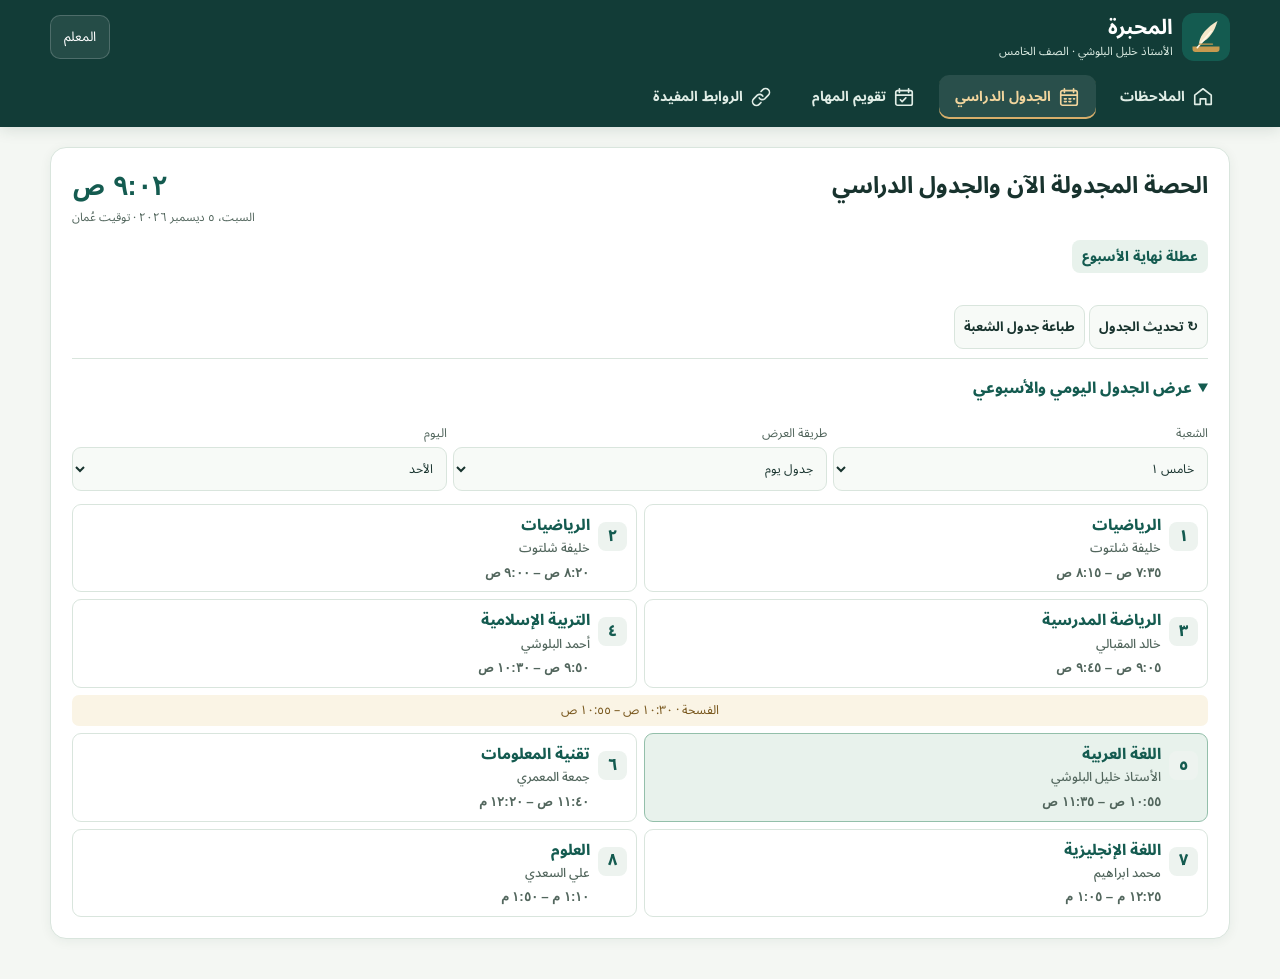
<file: schedule.html>
<!doctype html>
<html lang="ar" dir="rtl">
<head><meta charset="utf-8"><meta name="viewport" content="width=device-width, initial-scale=1, viewport-fit=cover"><meta name="theme-color" content="#145b50"><meta name="description" content="الجدول الدراسي | المحبرة للأستاذ خليل البلوشي"><title>الجدول الدراسي | المحبرة</title>
<link rel="manifest" href="manifest.json"><link rel="icon" href="brand.svg" type="image/svg+xml"><link rel="apple-touch-icon" href="icon-192.png">
<link rel="stylesheet" href="https://fonts.googleapis.com/css2?family=Noto+Sans+Arabic:wght@400;500;600;700;800&display=swap">
<link rel="stylesheet" href="identity.css?v=20261127g"><script src="date-time.js?v=1"></script>
<script defer src="timetable-data.js?v=20261127b"></script><script defer src="schedule.js?v=20261127h"></script>
<style>#mihSchedule .mh-time,#mhPrintSheet .mh-time{direction:rtl;white-space:normal}</style>
</head>
<body class="mh-public mh-secondary">
<header class="mh-secondary-header"><div class="mh-secondary-inner"><div class="mh-secondary-top"><a href="index.html" class="mh-secondary-brand"><img src="brand.svg" class="mh-logo" width="48" height="48" alt=""><span><strong>المحبرة</strong><small>الأستاذ خليل البلوشي · الصف الخامس</small></span></a><a class="mh-teacher-link" href="teacher.html">المعلم</a></div><nav class="mh-public-nav mh-nav-desktop" aria-label="أقسام المحبرة"><a href="index.html"><svg width="22" height="22" viewBox="0 0 24 24" fill="none" stroke="currentColor" stroke-width="1.8" stroke-linecap="round" stroke-linejoin="round" aria-hidden="true"><path d="m3 10 9-7 9 7v10h-6v-6H9v6H3z"/></svg><span>الملاحظات</span></a><a href="schedule.html" aria-current="page"><svg width="22" height="22" viewBox="0 0 24 24" fill="none" stroke="currentColor" stroke-width="1.8" stroke-linecap="round" stroke-linejoin="round" aria-hidden="true"><rect x="3" y="5" width="18" height="16" rx="2"/><path d="M7 3v4m10-4v4M3 10h18M7 14h2m3 0h2m3 0h1M7 17h2m3 0h2"/></svg><span>الجدول الدراسي</span></a><a href="calendar.html"><svg width="22" height="22" viewBox="0 0 24 24" fill="none" stroke="currentColor" stroke-width="1.8" stroke-linecap="round" stroke-linejoin="round" aria-hidden="true"><rect x="3" y="5" width="18" height="16" rx="2"/><path d="M7 3v4m10-4v4M3 10h18m-13 5 2 2 4-4"/></svg><span>تقويم المهام</span></a><a href="links.html"><svg width="22" height="22" viewBox="0 0 24 24" fill="none" stroke="currentColor" stroke-width="1.8" stroke-linecap="round" stroke-linejoin="round" aria-hidden="true"><path d="M10 13a4 4 0 0 0 6 1l4-4a4 4 0 0 0-6-6l-2 2m2 5a4 4 0 0 0-6-1l-4 4a4 4 0 0 0 6 6l2-2"/></svg><span>الروابط المفيدة</span></a></nav></div></header>
<main class="mh-secondary-main" id="main"><section id="mihSchedule" class="mh-schedule" data-mode="public" aria-labelledby="mhTitle">
  <div class="mh-heading"><div><h2 id="mhTitle">الحصة المجدولة الآن والجدول الدراسي</h2></div><div class="mh-clockbox"><time id="mhClock" dir="rtl">--:--</time><small id="mhDate">توقيت عُمان</small></div></div>
  <div id="mhPhase" class="mh-phase" aria-live="polite">جاري تحديد التوقيت…</div>
  <div id="mhLive" class="mh-live"></div><p id="mhStatus" class="mh-status" role="status" hidden></p><button id="mhRefresh" type="button" class="mh-button">↻ تحديث الجدول</button> <button type="button" id="mhPrint" class="mh-button">طباعة جدول الشعبة</button>
  <ul id="mhChanges" class="mh-changes" hidden></ul>
  <details id="mhDetails" class="mh-details" open><summary>عرض الجدول اليومي والأسبوعي</summary>
    <div class="mh-tools"><label>الشعبة<select id="mhClass"><option value="5A">خامس ١</option><option value="5B">خامس ٢</option><option value="5C">خامس ٣</option></select></label><label>طريقة العرض<select id="mhView"><option value="day">جدول يوم</option><option value="week">أسبوع كامل</option></select></label><label id="mhDayWrap">اليوم<select id="mhDay"><option>الأحد</option><option>الإثنين</option><option>الثلاثاء</option><option>الأربعاء</option><option>الخميس</option></select></label></div>
    <div id="mhTable" class="mh-table" tabindex="0" aria-label="الجدول الدراسي"></div>
  </details>
</section></main>
<nav class="mh-public-nav mh-nav-mobile" aria-label="التنقل الرئيسي"><a href="index.html"><svg width="22" height="22" viewBox="0 0 24 24" fill="none" stroke="currentColor" stroke-width="1.8" stroke-linecap="round" stroke-linejoin="round" aria-hidden="true"><path d="m3 10 9-7 9 7v10h-6v-6H9v6H3z"/></svg><span>الملاحظات</span></a><a href="schedule.html" aria-current="page"><svg width="22" height="22" viewBox="0 0 24 24" fill="none" stroke="currentColor" stroke-width="1.8" stroke-linecap="round" stroke-linejoin="round" aria-hidden="true"><rect x="3" y="5" width="18" height="16" rx="2"/><path d="M7 3v4m10-4v4M3 10h18M7 14h2m3 0h2m3 0h1M7 17h2m3 0h2"/></svg><span>الجدول الدراسي</span></a><a href="calendar.html"><svg width="22" height="22" viewBox="0 0 24 24" fill="none" stroke="currentColor" stroke-width="1.8" stroke-linecap="round" stroke-linejoin="round" aria-hidden="true"><rect x="3" y="5" width="18" height="16" rx="2"/><path d="M7 3v4m10-4v4M3 10h18m-13 5 2 2 4-4"/></svg><span>تقويم المهام</span></a><a href="links.html"><svg width="22" height="22" viewBox="0 0 24 24" fill="none" stroke="currentColor" stroke-width="1.8" stroke-linecap="round" stroke-linejoin="round" aria-hidden="true"><path d="M10 13a4 4 0 0 0 6 1l4-4a4 4 0 0 0-6-6l-2 2m2 5a4 4 0 0 0-6-1l-4 4a4 4 0 0 0 6 6l2-2"/></svg><span>الروابط المفيدة</span></a></nav>
<script>if('serviceWorker' in navigator && location.protocol==='https:'){window.addEventListener('load',()=>navigator.serviceWorker.register('./sw.js').catch(()=>{}));}</script>
<button id="mhBackTop" class="mh-back-top" type="button" aria-label="العودة إلى أعلى الصفحة" title="العودة إلى أعلى الصفحة" hidden><svg width="24" height="24" viewBox="0 0 24 24" fill="none" aria-hidden="true"><path d="M12 19V5M5 12l7-7 7 7" stroke="currentColor" stroke-width="2.5" stroke-linecap="round" stroke-linejoin="round"/></svg></button>
<script>
(() => {
  const button=document.getElementById('mhBackTop');
  if(!button)return;
  let ticking=false;
  const update=()=>{button.hidden=window.scrollY<300;ticking=false;};
  window.addEventListener('scroll',()=>{if(!ticking){ticking=true;requestAnimationFrame(update);}}, {passive:true});
  window.addEventListener('pageshow',update);
  button.addEventListener('click',()=>{
    const reduced=window.matchMedia('(prefers-reduced-motion: reduce)').matches;
    window.scrollTo({top:0,left:0,behavior:reduced?'instant':'smooth'});
  });
  update();
})();
</script>
<script>
document.addEventListener('DOMContentLoaded',()=>{
  const select=document.getElementById('mhClass');
  const requested=new URLSearchParams(location.search).get('class');
  const valid=['5A','5B','5C'];
  const initial=valid.includes(requested)?requested:select.value;
  window.MihbaraSchedule?.selectClass(initial);
  select.addEventListener('change',()=>window.MihbaraSchedule?.selectClass(select.value));
});
</script>
</body>
</html>
</file>
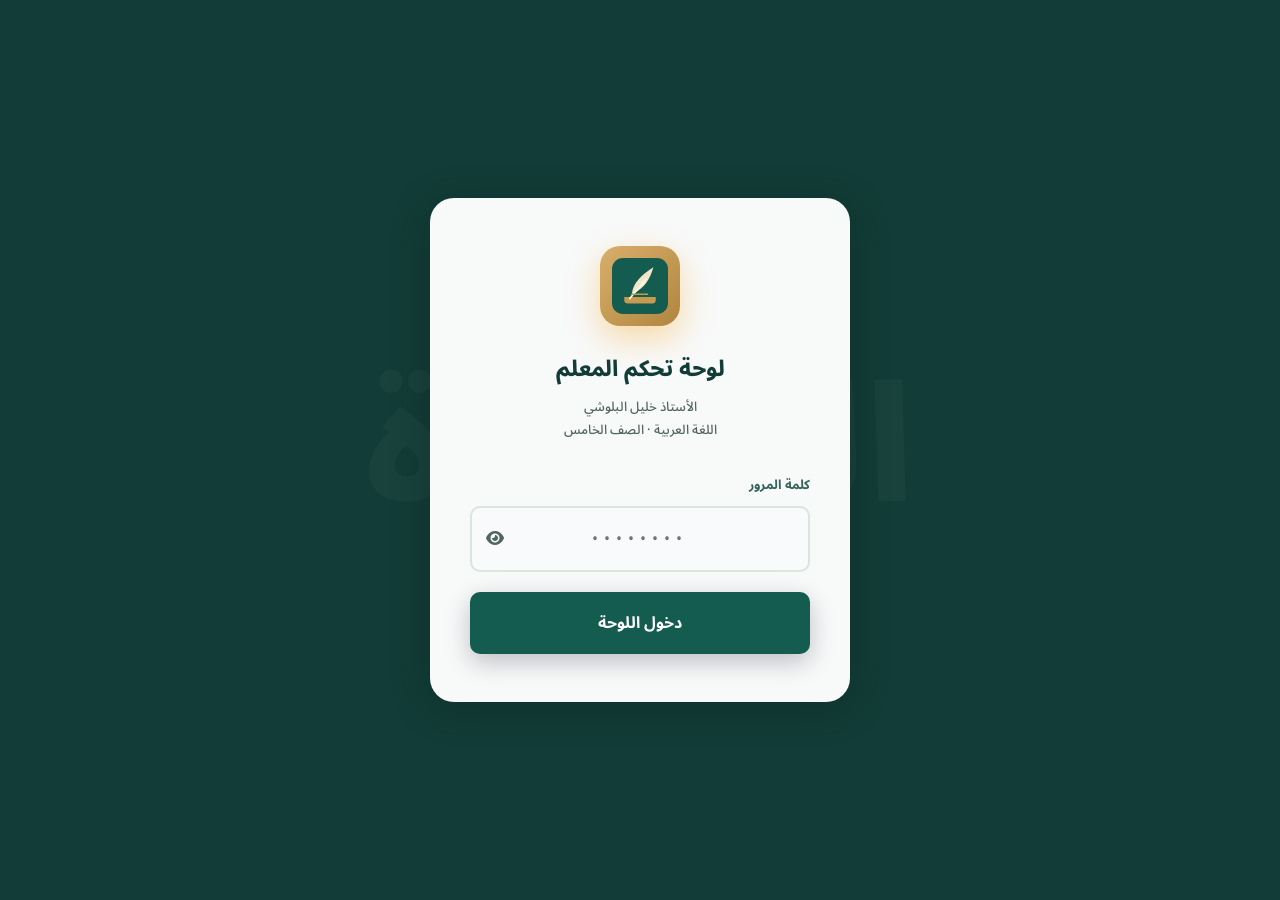
<file: teacher.html>
<!DOCTYPE html>
<html lang="ar" dir="rtl">
<head>
<meta charset="UTF-8">
<meta name="viewport" content="width=device-width, initial-scale=1.0">
<title>لوحة تحكم الأستاذ · المحبرة</title>
<link rel="preconnect" href="https://fonts.googleapis.com">
<link rel="preconnect" href="https://fonts.gstatic.com" crossorigin>
<link href="https://fonts.googleapis.com/css2?family=Noto+Sans+Arabic:wght@400;500;600;700;800&display=swap" rel="stylesheet">
<link rel="stylesheet" href="https://cdnjs.cloudflare.com/ajax/libs/font-awesome/6.5.0/css/all.min.css">
<style>
:root {
  --gold: #f59e0b; --gold-light: #fcd34d; --gold-dark: #d97706;
  --navy: #0f172a; --navy-mid: #1e293b; --navy-light: #334155;
  --blue: #1d4ed8; --blue-mid: #2563eb;
  --slate: #64748b; --slate-light: #94a3b8;
  --bg: #f1f5f9; --card: #ffffff; --border: #e2e8f0;
  --text: #0f172a; --text-muted: #64748b;
  --green: #10b981; --red: #ef4444; --amber: #f59e0b;
  --shadow: 0 4px 24px rgba(15,23,42,0.08);
  --shadow-lg: 0 8px 40px rgba(15,23,42,0.14);
  --radius: 16px; --radius-sm: 10px;
  --font-body: 'Noto Sans Arabic', Tahoma, Arial, sans-serif;
  --font-head: 'Noto Sans Arabic', Tahoma, Arial, sans-serif;
}
*, *::before, *::after { box-sizing: border-box; margin: 0; padding: 0; }
html { scroll-behavior: smooth; }
body { font-family: var(--font-body); background: var(--bg); color: var(--text); min-height: 100vh; direction: rtl; overflow-x: hidden; font-size: 16px; line-height: 1.8; font-weight: 500; }
button { cursor: pointer; border: none; background: none; font-family: inherit; }
input, textarea, select { font-family: inherit; }
img { max-width: 100%; display: block; }
a { text-decoration: none; color: inherit; }

/* ── Splash ── */
#splash {
  position: fixed; inset: 0; z-index: 9999;
  background: linear-gradient(135deg, var(--navy) 0%, #1a3a6e 50%, var(--navy-mid) 100%);
  display: flex; align-items: center; justify-content: center;
  flex-direction: column; gap: 24px;
  transition: opacity 0.5s ease, visibility 0.5s ease;
}
#splash.hidden { opacity: 0; visibility: hidden; pointer-events: none; }
.splash-logo {
  width: 80px; height: 80px;
  background: linear-gradient(135deg, var(--gold), var(--gold-dark));
  border-radius: 20px; display: flex; align-items: center; justify-content: center;
  font-size: 36px; box-shadow: 0 0 40px rgba(245,158,11,0.5);
  animation: splashPulse 1.5s ease-in-out infinite;
}
@keyframes splashPulse {
  0%,100% { transform: scale(1); box-shadow: 0 0 40px rgba(245,158,11,0.5); }
  50% { transform: scale(1.08); box-shadow: 0 0 60px rgba(245,158,11,0.8); }
}
.splash-title { font-family: var(--font-head); font-size: 32px; font-weight: 900; color: white; letter-spacing: 2px; }
.splash-bar { width: 200px; height: 4px; background: rgba(255,255,255,0.15); border-radius: 99px; overflow: hidden; }
.splash-fill { height: 100%; background: linear-gradient(90deg, var(--gold), var(--gold-light)); border-radius: 99px; animation: splashLoad 2s ease-in-out forwards; }
@keyframes splashLoad { from { width: 0 } to { width: 100% } }

/* ── Login ── */
#loginScreen {
  position: fixed; inset: 0; z-index: 900;
  background: linear-gradient(135deg, var(--navy) 0%, #1a3a6e 50%, var(--navy-mid) 100%);
  display: flex; align-items: center; justify-content: center; padding: 20px;
  transition: opacity 0.4s ease, visibility 0.4s ease;
}
#loginScreen.hidden { opacity: 0; visibility: hidden; pointer-events: none; }
.login-bg-text {
  position: absolute; font-family: var(--font-head);
  font-size: min(18vw, 160px); font-weight: 900;
  color: rgba(255,255,255,0.03); white-space: nowrap;
  pointer-events: none; user-select: none;
  top: 50%; left: 50%; transform: translate(-50%, -50%);
}
.login-orb { position: absolute; border-radius: 50%; filter: blur(80px); pointer-events: none; }
.login-orb-1 { width: 400px; height: 400px; background: rgba(245,158,11,0.08); top: -100px; right: -100px; animation: orbFloat 8s ease-in-out infinite; }
.login-orb-2 { width: 300px; height: 300px; background: rgba(37,99,235,0.1); bottom: -80px; left: -80px; animation: orbFloat 10s ease-in-out infinite reverse; }
@keyframes orbFloat { 0%,100% { transform: translate(0,0); } 50% { transform: translate(30px,-30px); } }
.login-card {
  position: relative; z-index: 1;
  background: rgba(255,255,255,0.97); border-radius: 24px;
  padding: 48px 40px; width: 100%; max-width: 420px;
  box-shadow: 0 32px 80px rgba(0,0,0,0.4);
  animation: loginSlideUp 0.6s cubic-bezier(0.16,1,0.3,1) forwards;
}
@keyframes loginSlideUp { from { opacity: 0; transform: translateY(40px); } to { opacity: 1; transform: translateY(0); } }
.login-icon {
  width: 80px; height: 80px; margin: 0 auto 24px;
  background: linear-gradient(135deg, var(--gold), var(--gold-dark));
  border-radius: 20px; display: flex; align-items: center; justify-content: center;
  font-size: 36px; box-shadow: 0 12px 32px rgba(245,158,11,0.35);
}
.login-title { font-family: var(--font-head); font-size: 22px; font-weight: 800; text-align: center; color: var(--navy); margin-bottom: 6px; }
.login-sub { font-size: 13px; color: var(--slate); text-align: center; margin-bottom: 32px; line-height: 1.8; }
.field-label { display: block; font-size: 13px; font-weight: 700; color: var(--navy-light); margin-bottom: 8px; }
.field-wrap { position: relative; margin-bottom: 20px; }
.field-input {
  width: 100%; padding: 14px 16px; background: #f8fafc; border: 2px solid var(--border);
  border-radius: var(--radius-sm); font-size: 16px; font-family: inherit;
  transition: border-color 0.2s, box-shadow 0.2s; outline: none;
  direction: ltr; text-align: center; letter-spacing: 6px;
}
.field-input:focus { border-color: var(--blue-mid); box-shadow: 0 0 0 4px rgba(37,99,235,0.1); }
.eye-btn { position: absolute; left: 12px; top: 50%; transform: translateY(-50%); color: var(--slate); font-size: 16px; padding: 4px; }
.eye-btn:hover { color: var(--navy); }
.login-btn {
  width: 100%; padding: 14px;
  background: linear-gradient(135deg, var(--navy-mid), var(--navy));
  color: white; border-radius: var(--radius-sm);
  font-family: var(--font-head); font-size: 16px; font-weight: 700;
  transition: transform 0.2s, box-shadow 0.2s, opacity 0.2s;
  box-shadow: 0 8px 24px rgba(15,23,42,0.25);
}
.login-btn:hover:not(:disabled) { transform: translateY(-2px); box-shadow: 0 12px 32px rgba(15,23,42,0.35); }
.login-btn:disabled { opacity: 0.6; cursor: not-allowed; }
.login-error { margin-top: 14px; padding: 12px; background: #fef2f2; color: #dc2626; border-radius: var(--radius-sm); font-size: 13px; font-weight: 700; text-align: center; display: none; }
.login-error.show { display: block; animation: shake 0.4s ease; }
@keyframes shake { 0%,100% { transform: translateX(0); } 25% { transform: translateX(-8px); } 75% { transform: translateX(8px); } }

/* ── Header ── */
#appShell { display: none; }
#appShell.show { display: block; }
.header { position: sticky; top: 0; z-index: 500; background: linear-gradient(135deg, var(--navy) 0%, #1a3a6e 60%, var(--blue) 100%); box-shadow: 0 4px 24px rgba(0,0,0,0.3); }
.header-top { display: flex; align-items: center; justify-content: space-between; padding: 16px 24px; border-bottom: 1px solid rgba(255,255,255,0.08); gap: 16px; flex-wrap: wrap; }
.header-brand { display: flex; align-items: center; gap: 14px; }
.header-logo { width: 52px; height: 52px; background: linear-gradient(135deg, var(--gold), var(--gold-dark)); border-radius: 14px; display: flex; align-items: center; justify-content: center; font-size: 24px; box-shadow: 0 6px 20px rgba(245,158,11,0.4); flex-shrink: 0; }
.header-brand-text h1 { font-family: var(--font-head); font-size: 18px; font-weight: 800; color: white; }
.header-brand-text p { font-size: 12px; color: rgba(255,255,255,0.6); margin-top: 2px; }
.header-actions { display: flex; align-items: center; gap: 8px; flex-wrap: wrap; }
.header-date { display: flex; align-items: center; gap: 6px; padding: 8px 14px; background: rgba(0,0,0,0.2); border-radius: 99px; font-size: 12px; color: rgba(255,255,255,0.75); }
.h-btn { display: flex; align-items: center; gap: 6px; padding: 8px 14px; border-radius: 99px; font-family: inherit; font-size: 13px; font-weight: 600; transition: all 0.2s; }
.h-btn-gold { background: rgba(245,158,11,0.2); border: 1px solid rgba(245,158,11,0.35); color: #fcd34d; }
.h-btn-gold:hover { background: rgba(245,158,11,0.3); }
.h-btn-white { background: rgba(255,255,255,0.1); border: 1px solid rgba(255,255,255,0.2); color: rgba(255,255,255,0.85); }
.h-btn-white:hover { background: rgba(255,255,255,0.18); }
@keyframes spin { to { transform: rotate(360deg); } }
.spinning { animation: spin 1s linear infinite; }
.header-tabs { display: flex; align-items: center; gap: 8px; padding: 12px 24px; overflow-x: auto; scrollbar-width: none; }
.header-tabs::-webkit-scrollbar { display: none; }
.class-tab { display: flex; align-items: center; gap: 8px; padding: 10px 20px; border-radius: 12px; font-family: var(--font-head); font-size: 14px; font-weight: 700; transition: all 0.2s; white-space: nowrap; }
.class-tab.active { background: var(--gold); color: var(--navy); box-shadow: 0 6px 20px rgba(245,158,11,0.4); }
.class-tab:not(.active) { background: rgba(255,255,255,0.1); border: 1px solid rgba(255,255,255,0.12); color: rgba(255,255,255,0.7); }
.class-tab:not(.active):hover { background: rgba(255,255,255,0.16); color: white; }
.tab-badge { display: inline-flex; align-items: center; justify-content: center; min-width: 22px; height: 22px; padding: 0 6px; border-radius: 99px; font-size: 11px; font-weight: 800; }
.class-tab.active .tab-badge { background: rgba(15,23,42,0.2); color: var(--navy); }
.class-tab:not(.active) .tab-badge { background: var(--navy); color: var(--gold); }
#loadBar { position: fixed; top: 0; left: 0; right: 0; height: 3px; z-index: 9998; background: linear-gradient(90deg, var(--gold), var(--gold-light), var(--blue-mid)); display: none; animation: loadPulse 1.2s ease-in-out infinite; }
@keyframes loadPulse { 0%,100% { opacity: 0.7; } 50% { opacity: 1; } }

/* ── Main ── */
.main { max-width: 1600px; width: calc(100% - 48px); margin: 0 auto; padding: 24px 0 80px; }
@media (max-width: 768px) { .main { width: 100%; } }

.stats-grid { display: grid; grid-template-columns: repeat(2, 1fr); gap: 14px; margin-bottom: 24px; max-width: 560px; }
.stat-card { background: var(--card); border-radius: var(--radius); padding: 20px; box-shadow: var(--shadow); display: flex; align-items: center; gap: 14px; transition: transform 0.2s, box-shadow 0.2s; animation: fadeUp 0.4s ease forwards; opacity: 0; }
.stat-card:hover { transform: translateY(-4px); box-shadow: var(--shadow-lg); }
.stat-card:nth-child(1) { animation-delay: 0.05s; }
.stat-card:nth-child(2) { animation-delay: 0.1s; }
@keyframes fadeUp { from { opacity: 0; transform: translateY(20px); } to { opacity: 1; transform: translateY(0); } }
.stat-icon { width: 52px; height: 52px; border-radius: 14px; display: flex; align-items: center; justify-content: center; font-size: 22px; flex-shrink: 0; }
.stat-icon.blue { background: #dbeafe; color: #2563eb; }
.stat-icon.amber { background: #fef3c7; color: #d97706; }
.stat-val { font-family: var(--font-head); font-size: 30px; font-weight: 900; color: var(--navy); line-height: 1; }
.stat-lbl { font-size: 12px; color: var(--text-muted); margin-top: 4px; font-weight: 600; }

.content-layout { display: flex; flex-direction: column; gap: 20px; }
@media (min-width: 1024px) { .content-layout { flex-direction: row; } .content-main { flex: 1; } .content-side { width: 300px; } }

.card { background: var(--card); border-radius: var(--radius); box-shadow: var(--shadow); overflow: hidden; margin-bottom: 20px; }
.card-head { display: flex; align-items: center; justify-content: space-between; padding: 20px 24px 0; flex-wrap: wrap; gap: 12px; }
.card-title { display: flex; align-items: center; gap: 10px; font-family: var(--font-head); font-size: 17px; font-weight: 800; color: var(--navy); }
.card-icon { width: 40px; height: 40px; border-radius: 10px; display: flex; align-items: center; justify-content: center; font-size: 18px; }
.card-icon.blue { background: #dbeafe; color: #2563eb; }
.card-icon.slate { background: #f1f5f9; color: #475569; }
.card-body { padding: 20px 24px; }

.add-btn { display: flex; align-items: center; gap: 8px; padding: 10px 18px; border-radius: 10px; background: var(--navy); color: white; font-family: var(--font-head); font-size: 13px; font-weight: 700; transition: all 0.2s; box-shadow: 0 4px 14px rgba(15,23,42,0.25); }
.add-btn:hover { background: var(--navy-light); transform: translateY(-1px); }

.filter-bar { display: flex; align-items: center; gap: 8px; flex-wrap: wrap; margin-bottom: 20px; }
.filter-btn { padding: 8px 16px; border-radius: 99px; font-family: inherit; font-size: 13px; font-weight: 700; transition: all 0.2s; border: 2px solid var(--border); color: var(--slate); background: white; }
.filter-btn.active { background: var(--navy); border-color: var(--navy); color: white; box-shadow: 0 4px 14px rgba(15,23,42,0.2); }
.filter-btn:not(.active):hover { border-color: var(--blue-mid); color: var(--blue-mid); }

.list-empty { text-align: center; padding: 60px 20px; color: var(--slate-light); }
.list-empty i { font-size: 48px; display: block; margin-bottom: 12px; opacity: 0.3; }
.list-empty p { font-weight: 600; font-size: 14px; }

.notice-item { position: relative; background: #f8fafc; border-radius: 14px; padding: 18px; border: 2px solid var(--border); border-right-width: 5px; margin-bottom: 14px; transition: all 0.25s; animation: itemIn 0.35s ease forwards; }
@keyframes itemIn { from { opacity: 0; transform: translateX(-16px); } to { opacity: 1; transform: translateX(0); } }
.notice-item:hover { box-shadow: var(--shadow); background: white; }
.notice-item.homework { border-right-color: #3b82f6; }
.notice-item.activity { border-right-color: #10b981; }
.notice-item.alert    { border-right-color: #f59e0b; }
.notice-item.announcement { border-right-color:#8b5cf6; }
.notice-meta { display: flex; align-items: center; justify-content: space-between; margin-bottom: 10px; gap: 8px; flex-wrap: wrap; }
.badge { display: inline-flex; align-items: center; gap: 4px; padding: 4px 12px; border-radius: 99px; font-size: 12px; font-weight: 700; }
.badge-homework { background: #dbeafe; color: #1d4ed8; }
.badge-activity { background: #d1fae5; color: #065f46; }
.badge-alert    { background: #fef3c7; color: #92400e; }
.badge-announcement { background:#ede9fe; color:#6d28d9; }
.badge-class    { background: #f1f5f9; color: #475569; }
.notice-date { font-size: 12px; color: var(--slate-light); }
.notice-title { font-family: var(--font-head); font-size: 18px; font-weight: 700; color: var(--navy); margin-bottom: 8px; }
.notice-det { font-size: 16px; font-weight: 500; color: #334155; line-height: 1.95; white-space: pre-wrap; }
.teacher-reactions { display:flex; align-items:center; gap:7px; flex-wrap:wrap; margin-top:14px; padding-top:11px; border-top:1px solid var(--border); }
.teacher-reactions-label { color:var(--slate); font-size:12px; font-weight:700; margin-left:3px; }
.teacher-reaction { display:inline-flex; align-items:center; gap:4px; min-width:42px; justify-content:center; padding:4px 9px; border:1px solid #e8edf3; border-radius:999px; background:#fff; font-size:14px; }
.teacher-reaction b { color:var(--navy); font-size:12px; }
.teacher-reactions-empty { color:var(--slate-light); font-size:12px; }

.banner-settings-card { border-top:4px solid var(--gold); }
.banner-settings-row { display:grid; grid-template-columns:minmax(0,1fr) auto; gap:10px; align-items:end; }
.banner-settings-field label { display:block; margin-bottom:6px; color:var(--slate); font-size:13px; font-weight:700; }
.banner-settings-field select { width:100%; min-height:44px; padding:10px 12px; border:1px solid var(--border); border-radius:10px; background:#fff; color:var(--navy); font:inherit; }
.banner-save-btn { min-height:44px; padding:10px 16px; border-radius:10px; background:linear-gradient(135deg,#0c665c,#064d43); color:#fff; font-weight:800; white-space:nowrap; }
.banner-preview { margin-top:12px; padding:12px 14px; border-radius:10px; background:#fff8e8; border:1px solid #f3dfb5; color:var(--navy); }
.banner-preview strong { display:block; margin-bottom:3px; }
.banner-preview p { color:var(--slate); font-size:13px; white-space:pre-wrap; }
.banner-notice-options { display:grid; gap:7px; max-height:230px; overflow:auto; padding:8px; border:1px solid var(--border); border-radius:10px; background:#fff; }
.banner-option { display:flex; align-items:flex-start; gap:9px; padding:8px 10px; border-radius:8px; background:#f8fafc; color:var(--navy); font-size:13px; line-height:1.6; cursor:pointer; }
.banner-option:has(input:checked) { background:#fff8e8; outline:1px solid rgba(245,158,11,.45); }
.banner-option input { margin-top:5px; accent-color:#0c665c; flex:0 0 auto; }
.banner-compose { margin-top:16px; padding:16px; border:1px dashed rgba(12,102,92,.4); border-radius:12px; background:#f7fbf9; }
.banner-compose-head { display:flex; justify-content:space-between; align-items:center; gap:8px; flex-wrap:wrap; margin-bottom:12px; }
.banner-compose-head strong { color:var(--navy); font-size:14px; }
.banner-compose-head strong i { color:#0c665c; margin-left:5px; }
.banner-compose-head span { color:var(--slate); font-size:12px; }
.banner-compose-grid { display:grid; grid-template-columns:minmax(0,1fr) 190px; gap:10px; margin-bottom:10px; }
.banner-compose .banner-settings-field input,.banner-compose .banner-settings-field textarea { width:100%; min-height:44px; padding:10px 12px; border:1px solid var(--border); border-radius:10px; background:#fff; color:var(--navy); font:inherit; }
.banner-compose .banner-settings-field textarea { min-height:78px; resize:vertical; }
.banner-compose-btn { margin-top:10px; }
@media(max-width:560px){.banner-compose-grid{grid-template-columns:1fr}.banner-compose-btn{width:100%}}
@media(max-width:560px){.banner-settings-row{grid-template-columns:1fr}.banner-save-btn{width:100%}}

.notice-img { width: 100%; max-height: 280px; object-fit: cover; border-radius: 10px; margin-top: 12px; border: 2px solid var(--border); }
.del-btn { position: absolute; top: 12px; left: 12px; width: 32px; height: 32px; border-radius: 50%; background: white; border: 2px solid var(--border); display: flex; align-items: center; justify-content: center; font-size: 13px; color: var(--slate); transition: all 0.2s; }
.del-btn:hover { background: var(--red); border-color: var(--red); color: white; }

.comment-admin { border-top:3px solid var(--gold); }
.comment-admin-item { padding:16px; margin-bottom:12px; border:1px solid var(--border); border-right:4px solid var(--blue-mid); border-radius:12px; background:#f8fafc; }
.comment-admin-item:last-child { margin-bottom:0; }
.comment-admin-meta { display:flex; align-items:center; justify-content:space-between; gap:8px; flex-wrap:wrap; margin-bottom:8px; color:var(--slate); font-size:12px; }
.comment-admin-meta strong { color:var(--navy); font-size:14px; }
.comment-topic { margin-bottom:8px; color:var(--blue-mid); font-size:12px; font-weight:700; }
.comment-admin-text { color:var(--slate); font-size:14px; line-height:1.8; white-space:pre-wrap; overflow-wrap:anywhere; }
.comment-admin-reply { margin-top:10px; padding:10px 12px; border-right:3px solid #10b981; border-radius:8px; background:#ecfdf5; color:#065f46; font-size:13px; white-space:pre-wrap; }
.comment-reply-box { display:flex; gap:8px; align-items:flex-end; margin-top:12px; }
.comment-reply-box textarea { flex:1; min-height:54px; resize:vertical; padding:10px 12px; border:1px solid var(--border); border-radius:9px; font:inherit; font-size:13px; }
.comment-reply-box button { padding:10px 14px; border-radius:9px; background:var(--navy); color:#fff; font-weight:700; white-space:nowrap; }
.comment-reply-box button:disabled { opacity:.55; cursor:wait; }
.comment-reply-box .comment-delete { background:#fff; color:#b42318; border:1px solid #f3c3be; }
.comment-link-form { display:flex; gap:8px; margin:10px 0; }
.comment-link-form select { flex:1; min-width:0; padding:9px; border:1px solid var(--border); border-radius:8px; font:inherit; }
.comment-link-form button { padding:9px 12px; border-radius:8px; background:#0c665c; color:white; font-weight:700; }
@media(max-width:520px){.comment-link-form{flex-direction:column}.comment-link-form button{width:100%}}
@media(max-width:520px){.comment-reply-box{flex-direction:column;align-items:stretch}.comment-reply-box button{width:100%}}


/* ── Sidebar ── */
.sticky-side { position: sticky; top: 120px; }
.class-summary { display: flex; align-items: center; justify-content: space-between; padding: 12px 16px; background: #f8fafc; border-radius: 10px; border: 2px solid var(--border); margin-bottom: 10px; transition: all 0.2s; }
.class-summary:hover { background: white; box-shadow: var(--shadow); }
.cls-name { font-family: var(--font-head); font-size: 14px; font-weight: 700; color: var(--navy); }
.cls-count { padding: 4px 10px; border-radius: 99px; font-size: 11px; font-weight: 700; background: #dbeafe; color: #1d4ed8; }
.school-info { display: flex; align-items: center; gap: 12px; padding: 14px 16px; background: #f8fafc; border-radius: 10px; border: 2px solid var(--border); margin-bottom: 16px; }
.school-emoji { font-size: 28px; }
.school-name { font-family: var(--font-head); font-size: 14px; font-weight: 700; color: var(--navy); }
.school-sub { font-size: 12px; color: var(--slate); margin-top: 2px; }
.sep { height: 1px; background: var(--border); margin: 16px 0; }
.settings-lbl { font-size: 13px; font-weight: 700; color: var(--slate); margin-bottom: 12px; display: flex; align-items: center; gap: 6px; }
.settings-input { width: 100%; padding: 12px 14px; background: #f8fafc; border: 2px solid var(--border); border-radius: 8px; font-family: inherit; font-size: 14px; outline: none; transition: border-color 0.2s; margin-bottom: 10px; }
.settings-input:focus { border-color: var(--blue-mid); }
.save-btn { width: 100%; padding: 12px; background: linear-gradient(135deg, var(--navy-mid), var(--navy)); color: white; border-radius: 8px; font-family: var(--font-head); font-size: 14px; font-weight: 700; transition: all 0.2s; }
.save-btn:hover { opacity: 0.9; transform: translateY(-1px); }

/* ── Modal ── */
.modal-overlay { position: fixed; inset: 0; z-index: 800; background: rgba(15,23,42,0.7); backdrop-filter: blur(4px); display: flex; align-items: center; justify-content: center; padding: 20px; opacity: 0; visibility: hidden; transition: all 0.3s; }
.modal-overlay.open { opacity: 1; visibility: visible; }
.modal { background: white; border-radius: 24px; width: 100%; max-width: 520px; max-height: 90vh; overflow-y: auto; padding: 32px; transform: scale(0.92) translateY(20px); transition: transform 0.3s cubic-bezier(0.16,1,0.3,1); box-shadow: 0 24px 60px rgba(0,0,0,0.3); position: relative; }
.modal-overlay.open .modal { transform: scale(1) translateY(0); }
.modal-title { font-family: var(--font-head); font-size: 20px; font-weight: 800; color: var(--navy); margin-bottom: 24px; display: flex; align-items: center; gap: 10px; }
.m-row { display: grid; grid-template-columns: 1fr 1fr; gap: 14px; margin-bottom: 14px; }
.m-field { margin-bottom: 14px; }
.m-label { display: block; font-size: 13px; font-weight: 700; color: var(--navy-light); margin-bottom: 6px; }
.m-input, .m-select, .m-textarea { width: 100%; padding: 12px 14px; background: #f8fafc; border: 2px solid var(--border); border-radius: 8px; font-family: inherit; font-size: 14px; outline: none; transition: border-color 0.2s; }
.m-input:focus, .m-select:focus, .m-textarea:focus { border-color: var(--blue-mid); box-shadow: 0 0 0 3px rgba(37,99,235,0.08); }
.m-textarea { min-height: 90px; resize: vertical; }
.preview-img { max-height: 180px; border-radius: 10px; border: 2px solid var(--border); margin-top: 8px; display: none; }
.preview-img.show { display: block; }
.m-save-btn { width: 100%; padding: 14px; background: linear-gradient(135deg, #10b981, #059669); color: white; border-radius: 10px; font-family: var(--font-head); font-size: 16px; font-weight: 800; margin-top: 6px; transition: all 0.2s; display: flex; align-items: center; justify-content: center; gap: 8px; }
.m-save-btn:hover:not(:disabled) { transform: translateY(-2px); box-shadow: 0 8px 24px rgba(16,185,129,0.3); }
.m-save-btn:disabled { opacity: 0.5; cursor: not-allowed; }
.modal-close { position: absolute; top: 20px; left: 20px; width: 36px; height: 36px; border-radius: 50%; background: #f1f5f9; color: var(--slate); display: flex; align-items: center; justify-content: center; font-size: 16px; transition: all 0.2s; }
.modal-close:hover { background: #fee2e2; color: #dc2626; }

/* ── Toast ── */
#toast { position: fixed; bottom: 24px; left: 50%; transform: translateX(-50%) translateY(100px); z-index: 9000; padding: 14px 28px; border-radius: 99px; font-family: var(--font-head); font-size: 14px; font-weight: 700; color: white; white-space: nowrap; transition: transform 0.35s cubic-bezier(0.16,1,0.3,1), opacity 0.35s; opacity: 0; pointer-events: none; box-shadow: 0 12px 32px rgba(0,0,0,0.25); }
#toast.show { transform: translateX(-50%) translateY(0); opacity: 1; }
#toast.ok { background: #10b981; }
#toast.err { background: #ef4444; }
#toast.warn { background: #f59e0b; color: var(--navy); }

.text-link { color: var(--blue-mid); text-decoration: underline dotted; }

@media (max-width: 480px) {
  .header-top { padding: 12px 16px; }
  .header-tabs { padding: 10px 16px; }
  .header-date { display: none; }
  .h-btn span { display: none; }
  .main { padding: 16px 14px 70px; }
  .card-body { padding: 16px; }
  .m-row { grid-template-columns: 1fr; }
}
</style>

<link rel="stylesheet" href="identity.css?v=20261127g">
<link rel="icon" href="brand.svg" type="image/svg+xml">
<script src="date-time.js?v=1"></script>
<script defer src="timetable-data.js?v=20261127b"></script>
<script defer src="schedule.js?v=20261127h"></script>
<script src="notice-meta.js?v=2"></script>
<script src="read-more.js?v=1"></script>
<style>#mihSchedule .mh-time,#mhPrintSheet .mh-time{direction:rtl;white-space:normal}</style>
</head>
<body class="mh-teacher">

<div id="splash">
  <div class="splash-logo">📓</div>
  <div class="splash-title">المحبرة</div>
  <div class="splash-bar"><div class="splash-fill"></div></div>
</div>

<div id="loadBar"></div>

<div id="loginScreen">
  <div class="login-orb login-orb-1"></div>
  <div class="login-orb login-orb-2"></div>
  <div class="login-bg-text">المحبرة</div>
  <div class="login-card">
    <div class="login-icon"><img src="brand.svg" alt="المحبرة" width="56" height="56"></div>
    <h1 class="login-title">لوحة تحكم المعلم</h1>
    <p class="login-sub">الأستاذ خليل البلوشي<br>اللغة العربية · الصف الخامس</p>
    <form onsubmit="handleLogin(event)">
      <label class="field-label" for="pwdInput">كلمة المرور</label>
      <div class="field-wrap">
        <input class="field-input" id="pwdInput" type="password" placeholder="••••••••" autocomplete="current-password" required>
        <button type="button" class="eye-btn" onclick="toggleEye()">
          <i class="fa fa-eye" id="eyeIcon"></i>
        </button>
      </div>
      <button class="login-btn" type="submit" id="loginBtn">دخول اللوحة</button>
      <div class="login-error" id="loginError"></div>
    </form>
  </div>
</div>

<div id="appShell">
  <header class="header">
    <div class="header-top">
      <div class="header-brand">
        <img class="header-logo mh-logo" src="brand.svg" alt="" width="48" height="48">
        <div class="header-brand-text">
          <h1>لوحة تحكم المعلم</h1>
          <p>الأستاذ خليل البلوشي · اللغة العربية · الصف الخامس</p>
        </div>
      </div>
      <div class="header-actions">
        <div class="header-date" id="dateDisplay"><i class="fa fa-calendar-alt"></i> <span id="dateText">---</span></div>
        <button class="h-btn h-btn-gold" onclick="handleRefresh()" id="refreshBtn">
          <i class="fa fa-sync-alt" id="refreshIcon"></i><span>تحديث</span>
        </button>
        <a href="index.html" class="h-btn h-btn-white">
          <i class="fa fa-home"></i><span>الرئيسية</span>
        </a>
        <button class="h-btn h-btn-white" onclick="handleLogout()">
          <i class="fa fa-sign-out-alt"></i><span>خروج</span>
        </button>
      </div>
    </div>
    <div class="header-tabs">
      <button class="class-tab active" data-cls="all" onclick="setClass('all')">
        <i class="fa fa-layer-group"></i> جميع الشعب
      </button>
      <button class="class-tab" data-cls="5A" onclick="setClass('5A')">الخامس 1 <span class="tab-badge" id="badge-5A">0</span></button>
      <button class="class-tab" data-cls="5B" onclick="setClass('5B')">الخامس 2 <span class="tab-badge" id="badge-5B">0</span></button>
      <button class="class-tab" data-cls="5C" onclick="setClass('5C')">الخامس 3 <span class="tab-badge" id="badge-5C">0</span></button>
    </div>
  </header>

  <main class="main">

    <nav class="mh-jump" aria-label="التنقل السريع"><a href="#mihSchedule" onclick="window.MihbaraSchedule?.open()">الجدول الدراسي</a><a href="calendar.html" target="_blank" rel="noopener noreferrer">تقويم المهام</a><a href="#mhJumpBanner">الإعلانات</a><a href="#mhJumpNotices">الملاحظات</a><a href="#mhJumpComments">التعليقات</a><a href="#mhJumpSettings">الإعدادات</a></nav>
    <section id="mihSchedule" class="mh-schedule" data-mode="teacher" aria-labelledby="mhTitle">
  <div class="mh-heading"><div><h2 id="mhTitle">الحصة المجدولة الآن والجدول الدراسي</h2></div><div class="mh-clockbox"><time id="mhClock" dir="rtl">--:--</time><small id="mhDate">توقيت عُمان</small></div></div>
  <div id="mhPhase" class="mh-phase" aria-live="polite">جاري تحديد التوقيت…</div>
  <div id="mhLive" class="mh-live"></div><p id="mhStatus" class="mh-status" role="status" hidden></p><button id="mhRefresh" type="button" class="mh-button">↻ تحديث الجدول</button> <button type="button" id="mhPrint" class="mh-button">طباعة جدول الشعبة</button>
  <ul id="mhChanges" class="mh-changes" hidden></ul>
  <details id="mhDetails" class="mh-details"><summary>عرض الجدول اليومي والأسبوعي</summary>
    <div class="mh-tools"><label>الشعبة<select id="mhClass"><option value="5A">خامس ١</option><option value="5B">خامس ٢</option><option value="5C">خامس ٣</option></select></label><label>طريقة العرض<select id="mhView"><option value="day">جدول يوم</option><option value="week">أسبوع كامل</option></select></label><label id="mhDayWrap">اليوم<select id="mhDay"><option>الأحد</option><option>الإثنين</option><option>الثلاثاء</option><option>الأربعاء</option><option>الخميس</option></select></label></div>
    <div id="mhTable" class="mh-table" tabindex="0" aria-label="الجدول الدراسي"></div>
  </details>
</section>
    <div class="stats-grid">
      <div class="stat-card">
        <div class="stat-icon blue"><i class="fa fa-file-alt"></i></div>
        <div><div class="stat-val" id="s-notices">0</div><div class="stat-lbl">إجمالي الملاحظات</div></div>
      </div>
      <div class="stat-card">
        <div class="stat-icon amber"><i class="fa fa-bell"></i></div>
        <div><div class="stat-val" id="s-alerts">0</div><div class="stat-lbl">تنبيهات نشطة</div></div>
      </div>
    </div>

    <div class="content-layout">
      <div class="content-main">
        <div class="card banner-settings-card" id="mhJumpBanner">
          <div class="card-head">
            <div class="card-title">
              <div class="card-icon slate"><i class="fa fa-bullhorn"></i></div>
              شريط الإعلانات المتحرك
            </div>
          </div>
          <div class="card-body">
            <div class="banner-settings-row">
              <div class="banner-settings-field">
                <label>اختر إعلانًا أو أكثر لعرضها في الشريط</label>
                <div id="bannerNoticeSelect" class="banner-notice-options" role="group" aria-label="اختيار عدة منشورات للإعلانات" onchange="updateBannerPreview()"></div>
              </div>
              <button class="banner-save-btn" id="bannerSaveBtn" type="button" onclick="saveBannerSelection()"><i class="fa fa-bullhorn"></i> حفظ الإعلانات المختارة</button>
            </div>
            <div class="banner-preview" id="bannerPreview" aria-live="polite"></div>
            <p style="margin-top:9px;color:var(--slate);font-size:12px">تظهر المنشورات المحددة بالتتابع في أعلى صفحة أولياء الأمور. أزل التحديد من الجميع لإيقاف الشريط.</p>
            <div class="banner-compose">
              <div class="banner-compose-head">
                <strong><i class="fa fa-pen-to-square"></i> كتابة إعلان جديد</strong>
                <span>يُنشر الإعلان مباشرة في الشريط وقائمة الإعلانات.</span>
              </div>
              <div class="banner-compose-grid">
                <div class="banner-settings-field">
                  <label for="bannerDraftTitle">عنوان الإعلان *</label>
                  <input id="bannerDraftTitle" type="text" maxlength="120" placeholder="اكتب عنوان الإعلان">
                </div>
                <div class="banner-settings-field">
                  <label for="bannerDraftClass">الشعبة</label>
                  <select id="bannerDraftClass">
                    <option value="all">جميع الشعب</option>
                    <option value="5A">الخامس 1</option>
                    <option value="5B">الخامس 2</option>
                    <option value="5C">الخامس 3</option>
                  </select>
                </div>
              </div>
              <div class="banner-settings-field">
                <label for="bannerDraftText">نص الإعلان (اختياري)</label>
                <textarea id="bannerDraftText" rows="3" maxlength="1000" placeholder="اكتب تفاصيل الإعلان هنا"></textarea>
              </div>
              <button class="banner-save-btn banner-compose-btn" id="bannerComposeBtn" type="button" onclick="createTickerAnnouncement()"><i class="fa fa-paper-plane"></i> نشر الإعلان في الشريط</button>
            </div>
          </div>
        </div>
        <div class="card" id="mhJumpNotices">
          <div class="card-head">
            <div class="card-title">
              <div class="card-icon blue"><i class="fa fa-file-alt"></i></div>
              إدارة الملاحظات والتنبيهات
            </div>
            <button class="add-btn" onclick="openModal()">
              <i class="fa fa-plus"></i> إضافة ملاحظة
            </button>
          </div>
          <div class="card-body">
            <div class="filter-bar">
              <button class="filter-btn active" data-flt="all" onclick="setFilter('all')">الكل</button>
              <button class="filter-btn" data-flt="homework" onclick="setFilter('homework')">📝 واجبات</button>
              <button class="filter-btn" data-flt="activity" onclick="setFilter('activity')">🎯 أنشطة</button>
              <button class="filter-btn" data-flt="alert" onclick="setFilter('alert')">🔔 تنبيهات</button>
              <button class="filter-btn" data-flt="announcement" onclick="setFilter('announcement')">📣 إعلانات</button>
            </div>
            <div id="noticesList"></div>
          </div>
        </div>
        <div class="card comment-admin" id="mhJumpComments">
          <div class="card-head">
            <div class="card-title">
              <div class="card-icon slate"><i class="fa fa-comments"></i></div>
              تعليقات أولياء الأمور على الموضوعات
            </div>
            <span class="badge badge-class" id="commentsCount">0 تعليق</span>
          </div>
          <div class="card-body" id="commentsList"><div class="list-empty"><i class="fa fa-comments"></i><p>جاري تحميل التعليقات...</p></div></div>
        </div>
      </div>

      <div class="content-side">
        <div class="sticky-side">
          <div class="card">
            <div class="card-head">
              <div class="card-title">
                <div class="card-icon blue"><i class="fa fa-graduation-cap"></i></div>
                ملخص الشعب
              </div>
            </div>
            <div class="card-body" id="classSummary"></div>
          </div>

          <div class="card" id="mhJumpSettings">
            <div class="card-head">
              <div class="card-title">
                <div class="card-icon slate"><i class="fa fa-cog"></i></div>
                الإعدادات
              </div>
            </div>
            <div class="card-body">
              <div class="school-info">
                <div class="school-emoji">🏫</div>
                <div>
                  <div class="school-name">مدرسة سعد بن معاذ</div>
                  <div class="school-sub">للتعليم الأساسي · سلطنة عُمان</div>
                </div>
              </div>
              <div class="sep"></div>
              <div class="settings-lbl"><i class="fa fa-key"></i> تغيير كلمة المرور</div>
              <input class="settings-input" type="password" id="newPwd1" placeholder="كلمة المرور الجديدة">
              <input class="settings-input" type="password" id="newPwd2" placeholder="تأكيد كلمة المرور">
              <button class="save-btn" onclick="savePassword()">
                <i class="fa fa-save"></i> حفظ التغييرات
              </button>
            </div>
          </div>
        </div>
      </div>
    </div>
  </main>
  <button id="mhBackTop" class="mh-back-top" type="button" aria-label="العودة إلى أعلى الصفحة" title="العودة إلى أعلى الصفحة" hidden><svg width="24" height="24" viewBox="0 0 24 24" fill="none" aria-hidden="true"><path d="M12 19V5M5 12l7-7 7 7" stroke="currentColor" stroke-width="2.5" stroke-linecap="round" stroke-linejoin="round"/></svg></button>
</div>

<div class="modal-overlay" id="modalOverlay" onclick="closeModalOutside(event)">
  <div class="modal">
    <button class="modal-close" onclick="closeModal()"><i class="fa fa-times"></i></button>
    <div class="modal-title" id="mhModalTitle">إضافة ملاحظة جديدة</div>
    <div class="m-row">
      <div>
        <label class="m-label">نوع الملاحظة</label>
        <select class="m-select" id="m-type">
          <option value="homework">📝 واجب</option>
          <option value="activity">🎯 نشاط</option>
          <option value="alert">🔔 تنبيه</option>
          <option value="announcement">📣 إعلان</option>
        </select>
      </div>
      <div>
        <label class="m-label">الشعبة</label>
        <select class="m-select" id="m-class">
          <option value="all">جميع الشعب</option>
          <option value="5A">الخامس 1</option>
          <option value="5B">الخامس 2</option>
          <option value="5C">الخامس 3</option>
        </select>
      </div>
    </div>
    <div class="m-field">
      <label class="m-label">عنوان الملاحظة *</label>
      <input class="m-input" id="m-title" type="text" placeholder="مثال: واجب درس الفاعل صفحة 25">
    </div>
    <div class="m-field">
      <label class="m-label">التفاصيل (اختياري)</label>
      <textarea class="m-textarea" id="m-det" placeholder="تفاصيل، روابط، توضيحات..."></textarea>
    </div>
    <div class="m-field">
      <label class="m-label">إرفاق صورة (اختياري)</label>
      <input class="m-input" type="file" accept="image/*" id="m-img" onchange="handleImg(event)">
      <img class="preview-img" id="previewImg" alt="معاينة">
    </div>
    <div class="mh-meta-fields">
      <label for="m-publish">موعد النشر (توقيت عُمان)</label><input class="m-input" type="datetime-local" id="m-publish"><small id="mhPublishHint">اتركه فارغًا للنشر الآن.</small>
      <label for="m-pin">تثبيت المنشور حتى (اختياري)</label><input class="m-input" type="datetime-local" id="m-pin">
      <div class="m-row"><div><label for="m-due">موعد المهمة (اختياري)</label><input class="m-input" type="date" id="m-due"></div><div><label for="m-event">نوع الموعد</label><select class="m-select" id="m-event"><option value="homework">واجب</option><option value="exam">اختبار</option><option value="review">مراجعة</option><option value="activity">نشاط</option><option value="other">موعد</option></select></div></div>
      <button class="mh-button" id="mhRemoveImg" type="button" onclick="removeNoticeImage()" hidden>إزالة الصورة المرفقة</button>
    </div>
    <button class="m-save-btn" id="mSaveBtn" onclick="saveNotice()">
      <i class="fa fa-check-circle"></i> حفظ ونشر الملاحظة
    </button>
  </div>
</div>

<div id="toast"></div>

<script>
const API       = 'https://script.google.com/macros/s/AKfycbxao2vzL5tPFhirn-Bb98Dx9XobBJEH0M89Dzsma2aqvshgzSL4dx6ebPhSgR8WO-WoRQ/exec';
const STORE_KEY = 'mihbara_data_v3';
const TOKEN_KEY = 'mihbara_teacher_token_v1';
const CLASS_NAMES = { all:'جميع الشعب', '5A':'الخامس 1', '5B':'الخامس 2', '5C':'الخامس 3' };
const TYPE_NAMES  = { homework:'واجب 📝', activity:'نشاط 🎯', alert:'تنبيه 🔔', announcement:'إعلان 📣' };
const TYPE_BADGE  = { homework:'badge-homework', activity:'badge-activity', alert:'badge-alert', announcement:'badge-announcement' };
const BANNER_MARKER = '[[MIHBARA_FEATURED_BANNER]]';
const TICKER_ONLY_MARKER = '[[MIHBARA_TICKER_ONLY]]';

let appData = null, selectedClass = 'all', noticeFilter = 'all', imgBase64 = '', editingNoticeId=null, noticeSaving=false;

function toast(msg, type='ok') {
  const el = document.getElementById('toast');
  el.textContent = msg; el.className = `show ${type}`;
  clearTimeout(el._t); el._t = setTimeout(() => { el.className = type; }, 3200);
}
function showLoad() { document.getElementById('loadBar').style.display = 'block'; }
function hideLoad() { document.getElementById('loadBar').style.display = 'none'; }
function formatDate(d) {
  return MihbaraDate.header(d);
}
function makeLinks(t) {
  if (!t) return '';
  return t.replace(/(https?:\/\/[^\s]+|www\.[^\s]+)/gi, u => {
    const h = u.startsWith('www') ? 'http://'+u : u;
    return `<a href="${h}" target="_blank" rel="noopener" class="text-link">${u}</a>`;
  });
}
function hydrateNoticeComments(d) { if(!d||!Array.isArray(d.queries)) return d; for(const q of d.queries){ if(q.noticeId!==undefined&&q.noticeId!==null) continue; const m=String(q.student||'').match(/^@post:(\d+)$/); if(m){ q.noticeId=m[1]; q.noticeTitle=(d.notices||[]).find(n=>String(n.id)===m[1])?.title||''; } } return d; }
function formatCommentDate(value){return MihbaraDate.format(value);}
function displayNoticeTitle(value){
  let title=String(value??'').replace(/^\u200B/,'');
  if(/^\d{4}-\d{2}-\d{2}T\d{2}:\d{2}:\d{2}(?:\.\d+)?Z$/.test(title)){
    const date=new Date(title);
    if(!Number.isNaN(date.getTime())) title=MihbaraDate.dateLabel(date);
  }
  return MihbaraDate.title(title);
}
function protectNoticeTitle(value){
  let title=String(value??'').trim();
  if(/^\d{4}-\d{2}-\d{2}T\d{2}:\d{2}:\d{2}(?:\.\d+)?Z$/.test(title)) title=displayNoticeTitle(title);
  if(/^\d{1,2}[\/.-]\d{1,2}[\/.-]\d{4}(?:\s+\d{1,2}:\d{2})?$/.test(title)&&!title.startsWith('\u200B')) title='\u200B'+title;
  return title;
}
function stripBannerMarker(value){
  return MihbaraMeta.strip(String(value??'').split(BANNER_MARKER).join('').split(TICKER_ONLY_MARKER).join('').replace(/\[\[MIHBARA_REACTIONS:[^\]]*\]\]/g,''));
}
function hasBannerMarker(notice){return String(notice?.det||'').includes(BANNER_MARKER);}
function hasTickerOnlyMarker(notice){return String(notice?.det||'').includes(TICKER_ONLY_MARKER);}
const TEACHER_REACTIONS=[['like','👍'],['love','❤️'],['thanks','🙏'],['applause','👏'],['star','⭐']];
function renderNoticeReactions(notice){
  const match=String(notice?.det||'').match(/\[\[MIHBARA_REACTIONS:([^\]]*)\]\]/);
  const counts={};
  if(match)match[1].split(';').forEach(part=>{const [key,value]=part.split('=');if(TEACHER_REACTIONS.some(([known])=>known===key))counts[key]=Math.max(0,Number(value)||0);});
  const active=TEACHER_REACTIONS.filter(([key])=>(counts[key]||0)>0);
  return '<div class="teacher-reactions" aria-label="تفاعلات أولياء الأمور"><span class="teacher-reactions-label">تفاعلات أولياء الأمور</span>'+(active.length?active.map(([key,emoji])=>'<span class="teacher-reaction" title="'+emoji+'">'+emoji+' <b>'+counts[key]+'</b></span>').join(''):'<span class="teacher-reactions-empty">لا توجد تفاعلات بعد</span>')+'</div>';
}
function normalizeNoticeTitles(data){
  if(data&&Array.isArray(data.notices)) data.notices.forEach(n=>{n.title=protectNoticeTitle(n.title);});
  return data;
}
function escHtml(s) {
  if (!s) return '';
  return String(s).replace(/&/g,'&amp;').replace(/</g,'&lt;').replace(/>/g,'&gt;').replace(/"/g,'&quot;');
}

// ── Auth ──
function toggleEye() {
  const inp = document.getElementById('pwdInput'), ico = document.getElementById('eyeIcon');
  inp.type = inp.type === 'password' ? 'text' : 'password';
  ico.className = inp.type === 'password' ? 'fa fa-eye' : 'fa fa-eye-slash';
}

async function apiPost(action, params={}, token){
  const authToken=token===undefined?(sessionStorage.getItem(TOKEN_KEY)||''):token;
  const body=new URLSearchParams({action});
  Object.entries(params).forEach(([key,value])=>body.set(key,typeof value==='object'?JSON.stringify(value):String(value)));
  if(authToken)body.set('token',authToken);
  const response=await fetch(API,{method:'POST',body});
  const result=await response.json();
  if(!response.ok||result.status!=='success'){
    const error=new Error(result.message||'تعذر الاتصال بالخادم');error.code=result.code||'';throw error;
  }
  return result;
}

async function handleLogin(e) {
  e.preventDefault();
  const pwd=document.getElementById('pwdInput').value;
  const btn=document.getElementById('loginBtn'),err=document.getElementById('loginError');
  btn.disabled=true;btn.textContent='جاري التحقق...';err.className='login-error';
  try{
    const auth=await apiPost('authLogin',{password:pwd},'');
    const data=(await apiPost('teacherLoadData',{},auth.token)).data;
    sessionStorage.setItem(TOKEN_KEY,auth.token);
    loginSuccess(data);
  }catch(error){
    err.textContent=error.code==='INVALID_CREDENTIALS'?'⚠️ كلمة المرور غير صحيحة':error.code==='SETUP_REQUIRED'?'⚠️ أكمل إعداد الحماية في Apps Script أولًا':error.message||'⚠️ تعذر تسجيل الدخول';
    err.className='login-error show';
  }finally{btn.disabled=false;btn.textContent='دخول اللوحة';}
}

function loginSuccess(data) {
  document.getElementById('loginScreen').classList.add('hidden');
  document.getElementById('appShell').classList.add('show');
  window.MihbaraSchedule?.activate();
  appData=normalizeNoticeTitles(hydrateNoticeComments(data||{}));saveCache(appData);render();
}

function handleLogout() {
  window.MihbaraSchedule?.deactivate();
  sessionStorage.removeItem(TOKEN_KEY);sessionStorage.removeItem(STORE_KEY);
  document.getElementById('appShell').classList.remove('show');
  document.getElementById('loginScreen').classList.remove('hidden');
  document.getElementById('pwdInput').value='';appData=null;
}

// ── Data ──
async function fetchData(token) {
  const result=await apiPost('teacherLoadData',{},token);
  return hydrateNoticeComments(normalizeNoticeTitles(result.data));
}
function saveCache(data){try{sessionStorage.setItem(STORE_KEY,JSON.stringify(data));}catch{}}
function loadCache(){try{return JSON.parse(sessionStorage.getItem(STORE_KEY));}catch{return null;}}

async function handleRefresh() {
  window.MihbaraSchedule?.refresh(true);
  const ico=document.getElementById('refreshIcon');ico.classList.add('spinning');showLoad();
  try{const d=await fetchData();appData=d;saveCache(d);render();toast('✅ تم التحديث');}
  catch(error){if(error.code==='AUTH_REQUIRED')handleLogout();toast('⚠️ تعذّر التحديث أو انتهت الجلسة','warn');}
  ico.classList.remove('spinning');hideLoad();
}

// ── Filter ──
function setClass(cls) {
  selectedClass = cls;
  window.MihbaraSchedule?.selectClass(cls);
  document.querySelectorAll('.class-tab').forEach(t => t.classList.toggle('active', t.dataset.cls === cls));
  render();
}
function setFilter(flt) {
  noticeFilter = flt;
  document.querySelectorAll('.filter-btn').forEach(b => b.classList.toggle('active', b.dataset.flt === flt));
  renderNotices();
}
function getFiltered() {
  if (!appData) return [];
  return (appData.notices || []).filter(n =>
    (selectedClass === 'all' || n.cls === 'all' || n.cls === selectedClass) &&
    (noticeFilter  === 'all' || n.type === noticeFilter)
  );
}

// ── Render ──
function render() {
  if (!appData) return;
  document.getElementById('dateText').textContent = formatDate(new Date());
  const notices = (appData.notices || []).filter(n=>!hasTickerOnlyMarker(n));
  document.getElementById('s-notices').textContent = notices.length;
  document.getElementById('s-alerts').textContent  = notices.filter(n => n.type === 'alert').length;
  ['5A','5B','5C'].forEach(c => {
    document.getElementById('badge-' + c).textContent = notices.filter(n => n.cls === c || n.cls === 'all').length;
  });
  renderBannerSettings();
  renderNotices();
  renderComments();
  renderClassSummary();
}

function renderNotices() {
  const el = document.getElementById('noticesList');
  const list = MihbaraMeta.order(getFiltered());
  if (!list.length) {
    el.innerHTML = `<div class="list-empty"><i class="fa fa-file-alt"></i><p>لا توجد ملاحظات في هذا القسم</p></div>`;
    return;
  }
  el.innerHTML = list.map((n, i) => `
    <div class="notice-item ${n.type}" style="animation-delay:${i*0.05}s">
      <button class="del-btn" onclick="deleteNotice(${n.id})"><i class="fa fa-times"></i></button>
      <div class="notice-meta">
        <div style="display:flex;gap:6px;flex-wrap:wrap">
          <span class="badge ${TYPE_BADGE[n.type]}">${TYPE_NAMES[n.type]}</span>
          <span class="badge badge-class">${CLASS_NAMES[n.cls] || n.cls}</span>
        </div>
        <span class="notice-date">${escHtml(MihbaraMeta.read(n).publish?MihbaraMeta.timeLabel(MihbaraMeta.read(n).publish):formatCommentDate(n.date))}</span>
      </div>
      <div class="notice-title">${escHtml(displayNoticeTitle(n.title))}</div>
      ${noticeMetaBadges(n)}
      <div class="mh-edit-row"><button type="button" class="mh-button" onclick="editNotice(${Number(n.id)})"><i class="fa fa-pen"></i> تعديل</button></div>
      ${MihbaraReadMore.render(stripBannerMarker(n.det),'teacher-'+n.id,'notice-det',v=>makeLinks(escHtml(v)))}
      ${n.img ? `<img class="notice-img" src="${n.img}" loading="lazy">` : ''}
      ${renderNoticeReactions(n)}
    </div>`).join('');
}

function renderBannerSettings(){
  const listEl=document.getElementById('bannerNoticeSelect'),preview=document.getElementById('bannerPreview');
  if(!listEl||!preview||!appData)return;
  const notices=appData.notices||[],selected=notices.filter(hasBannerMarker);
  listEl.innerHTML=notices.map(n=>{
    const label=(hasTickerOnlyMarker(n)?'للشريط فقط · ':'')+(TYPE_NAMES[n.type]||'منشور')+' — '+displayNoticeTitle(n.title)+' · '+(CLASS_NAMES[n.cls]||n.cls||'');
    return '<label class="banner-option"><input type="checkbox" value="'+Number(n.id)+'" '+(hasBannerMarker(n)?'checked':'')+'><span>'+escHtml(label)+'</span></label>';
  }).join('')||'<p style="margin:0;padding:8px;color:var(--slate);font-size:13px">لا توجد منشورات بعد.</p>';
  updateBannerPreview();
}

function updateBannerPreview(){
  const listEl=document.getElementById('bannerNoticeSelect'),preview=document.getElementById('bannerPreview');
  if(!listEl||!preview)return;
  const ids=new Set([...listEl.querySelectorAll('input[type="checkbox"]:checked')].map(x=>x.value));
  const selected=(appData?.notices||[]).filter(n=>ids.has(String(n.id)));
  preview.innerHTML=selected.length
    ? '<strong>عدد الإعلانات المختارة: '+selected.length+'</strong><p>'+selected.map(n=>escHtml(displayNoticeTitle(n.title))+' — '+escHtml(TYPE_NAMES[n.type]||'منشور')).join('<br>')+'</p>'
    : '<strong>الشريط متوقف</strong><p>حدد إعلانًا واحدًا أو أكثر من المنشورات المنشورة لعرضها بالتتابع.</p>';
}

async function saveBannerSelection(){
  if(!appData)return;
  const listEl=document.getElementById('bannerNoticeSelect'),btn=document.getElementById('bannerSaveBtn');
  const selectedIds=new Set([...listEl.querySelectorAll('input[type="checkbox"]:checked')].map(x=>x.value));
  const oldNotices=appData.notices.map(n=>({...n}));
  appData.notices=appData.notices.map(n=>{
    const raw=String(n.det||''),details=stripBannerMarker(raw),flags=[];
    if(hasTickerOnlyMarker(n))flags.push(TICKER_ONLY_MARKER);
    if(selectedIds.has(String(n.id)))flags.push(BANNER_MARKER);
    const reactionMarker=raw.match(/\[\[MIHBARA_REACTIONS:[^\]]*\]\]/)?.[0]||'';
    const det=[details,...flags,reactionMarker,MihbaraMeta.marker(MihbaraMeta.read(n))].filter(Boolean).join(String.fromCharCode(10));
    return {...n,det:det||undefined};
  });
  saveCache(appData);renderBannerSettings();
  btn.disabled=true;btn.innerHTML='<i class="fa fa-spinner fa-spin"></i> جارٍ الحفظ';
  try{
    await apiPost('saveNotices',{data:JSON.stringify(appData.notices)});
    toast(selectedIds.size?'✅ تم نشر '+selectedIds.size+' من الإعلانات في الشريط':'✅ تم إيقاف الشريط');
  }catch{
    appData.notices=oldNotices;saveCache(appData);render();toast('⚠️ تعذر حفظ اختيار الشريط','warn');
  }finally{btn.disabled=false;btn.innerHTML='<i class="fa fa-bullhorn"></i> حفظ الإعلانات المختارة';}
}

async function createTickerAnnouncement(){
  if(!appData)return;
  const titleEl=document.getElementById('bannerDraftTitle'),textEl=document.getElementById('bannerDraftText');
  const classEl=document.getElementById('bannerDraftClass'),btn=document.getElementById('bannerComposeBtn');
  const title=titleEl.value.trim(),details=textEl.value.trim();
  if(!title){toast('⚠️ اكتب عنوان الإعلان أولًا','warn');titleEl.focus();return;}
  const oldNotices=appData.notices.map(n=>({...n})),oldNId=appData.nId;
  const id=Math.max(Number(appData.nId)||100,...appData.notices.map(n=>Number(n.id)||0))+1;
  const now=new Date();
  const announcement={
    id,type:'announcement',cls:classEl.value||'all',
    title:protectNoticeTitle(title),
    det:[details,TICKER_ONLY_MARKER,BANNER_MARKER].filter(Boolean).join(String.fromCharCode(10)),
    date:now.toISOString()
  };
  appData.nId=id;
  appData.notices=[announcement,...appData.notices];
  saveCache(appData);renderBannerSettings();
  btn.disabled=true;btn.innerHTML='<i class="fa fa-spinner fa-spin"></i> جارٍ النشر';
  try{
    await apiPost('saveNotices',{data:JSON.stringify(appData.notices)});
    titleEl.value='';textEl.value='';
    await render();
    toast('✅ نُشر الإعلان في الشريط وقائمة الإعلانات');
  }catch{
    appData.notices=oldNotices;appData.nId=oldNId;saveCache(appData);render();
    toast('⚠️ تعذر نشر الإعلان. حاول مرة أخرى','warn');
  }finally{btn.disabled=false;btn.innerHTML='<i class="fa fa-paper-plane"></i> نشر الإعلان في الشريط';}
}

function renderComments() {
  const el = document.getElementById('commentsList');
  const all = appData?.queries || [];
  const list = all.filter(q => selectedClass === 'all' || q.cls === selectedClass).sort((a,b) => Number(b.id)-Number(a.id));
  document.getElementById('commentsCount').textContent = `${list.length} تعليق`;
  if (!list.length) { el.innerHTML = '<div class="list-empty"><i class="fa fa-comments"></i><p>لا توجد تعليقات لهذه الشعبة حتى الآن</p></div>'; return; }
  el.innerHTML = list.map(q => `<article class="comment-admin-item">
    <div class="comment-admin-meta"><strong>${escHtml(q.name || 'ولي أمر')}</strong><span>${escHtml(CLASS_NAMES[q.cls] || q.cls || '')} · ${escHtml(formatCommentDate(q.date))}</span></div>
    <div class="comment-topic">حول: ${escHtml(displayNoticeTitle(q.noticeTitle) || 'تعليق سابق غير مرتبط بموضوع')}</div>
    ${q.noticeId ? '' : `<form class="comment-link-form" onsubmit="linkCommentToNotice(event,${Number(q.id)})"><select required aria-label="اختر الموضوع"><option value="">اربط التعليق بموضوع</option>${(appData.notices||[]).map(n=>`<option value="${Number(n.id)}">${escHtml(n.title||'موضوع')}</option>`).join('')}</select><button type="submit">ربط التعليق</button></form>`}
    <div class="comment-admin-text">${makeLinks(escHtml(q.msg || ''))}</div>
    ${q.reply ? `<div class="comment-admin-reply"><strong>رد الأستاذ خليل:</strong> ${makeLinks(escHtml(q.reply))}</div>` : ''}
    <form class="comment-reply-box" onsubmit="sendCommentReply(event,${Number(q.id)})">
      <textarea maxlength="500" aria-label="رد الأستاذ" placeholder="اكتب ردك ليظهر أسفل التعليق">${escHtml(q.reply || '')}</textarea>
      <button type="submit"><i class="fa fa-reply"></i> ${q.reply ? 'تحديث الرد' : 'إرسال الرد'}</button>
      <button type="button" class="comment-delete" onclick="deleteParentComment(${Number(q.id)})"><i class="fa fa-trash"></i> حذف</button>
    </form>
  </article>`).join('');
}

async function sendCommentReply(event, id) {
  event.preventDefault();
  const form = event.currentTarget, textarea = form.querySelector('textarea'), reply = textarea.value.trim(), q = appData?.queries?.find(item => Number(item.id) === Number(id));
  if (!q || !reply) { toast('⚠️ اكتب الرد أولاً', 'warn'); return; }
  const oldReply = q.reply || '', oldStatus = q.status, button = form.querySelector('button[type="submit"]');
  button.disabled = true; q.reply = reply; q.status = 'replied'; saveCache(appData);
  try {
    await apiPost('updateQuery',{id:String(id),status:'replied',reply});
    renderComments(); toast('✅ ظهر ردك تحت الموضوع');
  } catch {
    q.reply = oldReply; q.status = oldStatus; saveCache(appData); renderComments(); toast('⚠️ تعذر حفظ الرد. حدّث البيانات وحاول مجدداً', 'warn');
  }
}

async function linkCommentToNotice(event,id) {
  event.preventDefault(); const form=event.currentTarget, noticeId=form.querySelector('select').value, q=appData?.queries?.find(item=>Number(item.id)===Number(id));
  const notice=(appData?.notices||[]).find(item=>String(item.id)===String(noticeId)); if(!q||!notice)return;
  const oldStudent=q.student||'', oldNoticeId=q.noticeId; q.student='@post:'+noticeId; q.noticeId=String(noticeId); q.noticeTitle=notice.title||'';
  const button=form.querySelector('button'); button.disabled=true;
  try { await apiPost('saveQueries',{data:JSON.stringify(appData.queries)}); saveCache(appData); renderComments(); toast('✅ تم ربط التعليق بالموضوع'); }
  catch { q.student=oldStudent; if(oldNoticeId===undefined)delete q.noticeId;else q.noticeId=oldNoticeId; delete q.noticeTitle; button.disabled=false; toast('⚠️ تعذر ربط التعليق. حاول مجدداً','warn'); }
}

async function deleteParentComment(id) {
  if (!confirm('هل تريد حذف هذا التعليق؟')) return;
  const old = appData.queries.slice();
  appData.queries = appData.queries.filter(q => Number(q.id) !== Number(id)); saveCache(appData); renderComments();
  try {
    await apiPost('deleteQuery',{id:String(id)});
    toast('🗑 تم حذف التعليق', 'warn');
  } catch {
    appData.queries = old; saveCache(appData); renderComments(); toast('⚠️ تعذر حذف التعليق. حدّث البيانات وحاول مجدداً', 'warn');
  }
}

function renderClassSummary() {
  document.getElementById('classSummary').innerHTML = ['5A','5B','5C'].map(c => {
    const cnt = (appData.notices || []).filter(n => !hasTickerOnlyMarker(n) && (n.cls === c || n.cls === 'all')).length;
    return `<div class="class-summary"><span class="cls-name">${CLASS_NAMES[c]}</span><span class="cls-count">📌 ${cnt}</span></div>`;
  }).join('');
}

// ── Modal ──
function noticeMetaBadges(n){
 const m=MihbaraMeta.read(n),items=[];
 if(hasTickerOnlyMarker(n))items.push('للشريط فقط');
 if(m.publish>Date.now())items.push('مجدول: '+MihbaraMeta.timeLabel(m.publish));
 if(MihbaraMeta.pinned(n))items.push('مثبّت حتى '+MihbaraMeta.timeLabel(m.pin));
 if(m.due)items.push((MihbaraMeta.eventNames[m.event]||'موعد')+' · '+MihbaraMeta.dateLabel(m.due));
 return items.length?'<div class="mh-notice-meta">'+items.map(s=>'<span>'+escHtml(s)+'</span>').join('')+'</div>':'';
}
function removeNoticeImage(){imgBase64='';document.getElementById('m-img').value='';document.getElementById('previewImg').className='preview-img';document.getElementById('previewImg').removeAttribute('src');document.getElementById('mhRemoveImg').hidden=true;}
function openModal(id=null) {
  const n=id===null?null:(appData?.notices||[]).find(x=>String(x.id)===String(id));
  if(id!==null&&!n){toast('تعذر العثور على المنشور','warn');return;}
  editingNoticeId=n?n.id:null;
  const get=id=>document.getElementById(id),m=MihbaraMeta.read(n||{});
  get('mhModalTitle').textContent=n?'تعديل المنشور':'إضافة ملاحظة جديدة';
  get('m-title').value=n?displayNoticeTitle(n.title):'';get('m-det').value=n?stripBannerMarker(n.det):'';
  get('m-type').value=n?n.type:'homework';get('m-class').value=n?n.cls:selectedClass;
  get('m-publish').value=m.publish>Date.now()?MihbaraMeta.toInput(m.publish):'';
  get('m-publish').disabled=Number(appData?.noticeFeatures)<2||!appData?.noticeFeatures;
  get('mhPublishHint').textContent=get('m-publish').disabled?'يتطلب تفعيل الجدولة تحديث خادم المحبرة.':'اتركه فارغًا للنشر الآن.';
  get('m-pin').value=m.pin>Date.now()?MihbaraMeta.toInput(m.pin):'';
  get('m-due').value=m.due;get('m-event').value=m.event||'homework';
  removeNoticeImage();if(n?.img){imgBase64=n.img;get('previewImg').src=n.img;get('previewImg').className='preview-img show';get('mhRemoveImg').hidden=false;}
  get('modalOverlay').classList.add('open');
}
function editNotice(id){openModal(id);}
function closeModal() { document.getElementById('modalOverlay').classList.remove('open'); }
function closeModalOutside(e) { if (e.target === document.getElementById('modalOverlay')) closeModal(); }

function handleImg(e) {
  const file = e.target.files[0]; if (!file) return;
  const reader = new FileReader();
  reader.onload = ev => {
    const img = new Image();
    img.onload = () => {
      const canvas = document.createElement('canvas');
      const MAX = 600; let w = img.width, h = img.height;
      if (w > MAX) { h = Math.round(h*MAX/w); w = MAX; }
      canvas.width = w; canvas.height = h;
      canvas.getContext('2d').drawImage(img, 0, 0, w, h);
      imgBase64 = canvas.toDataURL('image/jpeg', 0.6);
      const p = document.getElementById('previewImg');
      p.src = imgBase64; p.className = 'preview-img show'; document.getElementById('mhRemoveImg').hidden=false;
    };
    img.src = ev.target.result;
  };
  reader.readAsDataURL(file);
}

async function saveNotice() {
  if(noticeSaving||!appData)return;
  const get=id=>document.getElementById(id),title=get('m-title').value.trim();
  if(!title){toast('⚠️ أدخل عنوان الملاحظة','warn');return;}
  const now=Date.now(),publish=MihbaraMeta.timestamp(get('m-publish').value),pin=MihbaraMeta.timestamp(get('m-pin').value),due=get('m-due').value,event=get('m-event').value;
  if(!Number.isFinite(publish)||!Number.isFinite(pin)||(publish&&publish<=now)||(pin&&pin<=Math.max(now,publish))){toast('⚠️ تأكد من أن وقت النشر والتثبيت مستقبليان، وأن التثبيت بعد النشر','warn');return;}
  if(publish&&Number(appData.noticeFeatures||0)<2){toast('يجب تحديث خادم المحبرة لتفعيل الجدولة','warn');return;}
  const metadata=MihbaraMeta.marker({publish,pin,due,event:due?event:''});
  const content=MihbaraMeta.strip(get('m-det').value.trim()).split(BANNER_MARKER).join('').split(TICKER_ONLY_MARKER).join('').replace(/\[\[MIHBARA_REACTIONS:[^\]]*\]\]/g,'');
  const item={id:editingNoticeId,type:get('m-type').value,cls:get('m-class').value,title:protectNoticeTitle(title),det:[content,metadata].filter(Boolean).join('\n'),img:imgBase64||''};
  const btn=get('mSaveBtn');noticeSaving=true;btn.disabled=true;btn.textContent='جارٍ الحفظ…';
  try{
    if(Number(appData.noticeFeatures)>=2){
      await apiPost('saveNoticeItem',{data:JSON.stringify(item)});
    }else{
      // التوافق مع الخادم السابق: قراءة أحدث السجل قبل حفظ القائمة، والحفاظ على التفاعلات والمعرّفات والوسوم.
      const latest=await fetchData(),notices=latest.notices||[];
      if(publish)throw Error('يتطلب النشر المجدول تحديث الخادم');
      const original=editingNoticeId===null?null:notices.find(x=>String(x.id)===String(editingNoticeId));
      if(editingNoticeId!==null&&!original)throw Error('تعذّر العثور على المنشور');
      const raw=String(original?.det||''),flags=[hasBannerMarker(original)?BANNER_MARKER:'',hasTickerOnlyMarker(original)?TICKER_ONLY_MARKER:'',raw.match(/\[\[MIHBARA_REACTIONS:[^\]]*\]\]/)?.[0]||''];
      const n={...item,id:original?.id??Math.max(Number(latest.nId)||100,...notices.map(x=>Number(x.id)||0))+1,date:original?.date||new Date().toISOString(),det:[item.det,...flags].filter(Boolean).join('\n')};
      const updated=original?notices.map(x=>String(x.id)===String(original.id)?n:x):[n,...notices];
      await apiPost('saveNotices',{data:JSON.stringify(updated)});
    }
    closeModal();toast(publish?'✅ تم حفظ موعد النشر':editingNoticeId!==null?'✅ تم تعديل المنشور':'✅ تم نشر الملاحظة');
    try{appData=await fetchData();saveCache(appData);render();}catch{toast('تم الحفظ، لكن تعذر تحديث القائمة. اضغط تحديث.','warn');}
  }catch(error){if(error.code==='AUTH_REQUIRED')handleLogout();toast('⚠️ تعذر تأكيد الحفظ: '+(error.message||''),'warn');}
  finally{noticeSaving=false;btn.disabled=false;btn.innerHTML='<i class="fa fa-check-circle"></i> حفظ ونشر الملاحظة';}
}

async function deleteNotice(id) {
  if (!confirm('هل تريد حذف هذه الملاحظة؟')) return;
  appData.notices = appData.notices.filter(n => n.id !== id);
  saveCache(appData); render(); toast('🗑 تم الحذف', 'warn');
  postBg('deleteNotice', { id });
}

// ── Settings ──
async function savePassword() {
  const p1=document.getElementById('newPwd1').value,p2=document.getElementById('newPwd2').value;
  if(p1.length<12){toast('⚠️ استخدم كلمة مرور من 12 محرفًا على الأقل','warn');return;}
  if(p1!==p2){toast('⚠️ كلمتا المرور غير متطابقتين','warn');return;}
  try{
    await apiPost('changePassword',{newPassword:p1});
    document.getElementById('newPwd1').value='';document.getElementById('newPwd2').value='';
    toast('✅ تغيرت كلمة المرور. سجّل الدخول مجددًا');handleLogout();
  }catch(error){toast('⚠️ تعذر تغيير كلمة المرور: '+(error.message||''),'warn');}
}

// ── Authenticated background writes ──
async function postBg(action, params) {
  try{return await apiPost(action,params);}
  catch(error){if(error.code==='AUTH_REQUIRED')handleLogout();toast('⚠️ تعذر حفظ التغيير. سجّل الدخول مجددًا','warn');return null;}
}

// ── Init ──
window.addEventListener('DOMContentLoaded',()=>{
  localStorage.removeItem('mihbara_pwd');localStorage.removeItem('mihbara_data_v3');
  document.getElementById('splash').classList.add('hidden');
  setInterval(()=>{if(appData)document.getElementById('dateText').textContent=formatDate(new Date());},60000);
  const token=sessionStorage.getItem(TOKEN_KEY);
  if(token)fetchData(token).then(data=>loginSuccess(data)).catch(()=>handleLogout());
});
</script>
<script>
(() => {
  const button=document.getElementById('mhBackTop');
  if(!button)return;
  let ticking=false;
  const update=()=>{button.hidden=window.scrollY<300;ticking=false;};
  window.addEventListener('scroll',()=>{if(!ticking){ticking=true;requestAnimationFrame(update);}}, {passive:true});
  window.addEventListener('pageshow',update);
  button.addEventListener('click',()=>{
    const reduced=window.matchMedia('(prefers-reduced-motion: reduce)').matches;
    window.scrollTo({top:0,left:0,behavior:reduced?'instant':'smooth'});
  });
  update();
})();
</script>
</body>
</html>
</file>
<file: identity.css>
/* هوية المحبرة · الأستاذ خليل البلوشي */
:root{--mh-green:#145b50;--mh-deep:#123c37;--mh-gold:#c69a50;--mh-paper:#f4f7f3;--mh-border:#d9e5dd;--mh-text:#18332e;--mh-muted:#52665d;--mh-soft:#e8f2ec}
body.mh-public{--ink:#102f2a;--ink2:#123c37;--ink3:#145b50;--parchment:#f4f7f3;--parchment2:#edf4ef;--parchment3:#e6ede8;--gold:#b1853f;--gold-light:#f2d59d;--gold-bright:#e3b96d;--gold-dim:#f5ecd9;--text-main:#18332e;--text-sub:#3d594e;--text-mute:#52665d;--border:#d9e5dd;--border2:#b9cfc2;--teal:#145b50;--teal-deep:#123c37;--teal-light:#e8f2ec;--shadow-sm:0 2px 12px #163b2910;--shadow-md:0 5px 22px #163b2915}
body.mh-public::before,body.mh-public::after{display:none}
.mh-public header{background:var(--mh-deep);box-shadow:0 3px 14px #173b2920}
.mh-public .welcome-card{background:var(--mh-green);border-radius:18px;box-shadow:none}
.mh-public .welcome-card::before,.mh-public .welcome-card::after,.mh-public .welcome-icon-wrap::after{display:none}
.mh-public .welcome-text h2{color:white;text-shadow:none;font-size:clamp(1.22rem,2vw,1.6rem)}
.mh-public .welcome-text p,.mh-public .brand-text p{color:#e2efe7;font-size:.84rem}
.mh-public .welcome-icon-wrap{background:transparent;border:0;width:64px;height:64px;box-shadow:none}
.mh-public .feed-card,.mh-public .widget{border-radius:16px}
.mh-public .page-wrap{max-width:1320px}
.mh-public .card-header,.mh-public .widget-header{background:#f7faf7}
.mh-public .mobile-nav{background:var(--mh-deep);box-shadow:0 -3px 14px #173b2920;backdrop-filter:none}
.mh-public .mob-tab{font-size:.73rem;color:#d4e6db}
.mh-public .ctab{color:#e6f0e9}
.mh-logo{display:block!important;object-fit:contain;width:48px!important;height:48px!important;padding:0!important;background:none!important;border:0!important;border-radius:12px!important;box-shadow:none!important;flex:0 0 auto}
.mh-public .logo-wrap::before{display:none}
body.mh-teacher{--navy:#123c37;--navy-mid:#145b50;--navy-light:#35655b;--blue:#145b50;--blue-mid:#197567;--bg:#f4f7f3;--card:#fff;--border:#d9e5dd;--text:#18332e;--text-muted:#52665d;--slate:#52665d;--gold:#d8af6b;--gold-dark:#b1853f;--gold-light:#f6d9a2;--shadow:0 2px 14px #173b2910;--shadow-lg:0 7px 24px #173b2920}
.mh-teacher .header,.mh-teacher #loginScreen,.mh-teacher #splash{background:#123c37;box-shadow:none}
.mh-teacher #splash{display:none}
.mh-teacher .login-orb{display:none}
.mh-teacher .login-card{box-shadow:0 6px 36px #0c241e66}
.mh-teacher .login-btn{background:#145b50}
.mh-teacher .header-logo{background:none;box-shadow:none}
.mh-teacher .header-top{max-width:1440px;margin:auto}
.mh-teacher .header-tabs{max-width:1440px;margin:auto}
.mh-teacher .main{max-width:1320px}
.mh-teacher .stat-card{animation:none;opacity:1;border:1px solid var(--mh-border);box-shadow:none}
.mh-teacher .card{border:1px solid var(--mh-border);box-shadow:0 2px 10px #173b290d}
.mh-teacher .class-tab.active{box-shadow:none}
.mh-teacher .content-main{min-width:0}
.mh-teacher .content-side{min-width:0}
.mh-jump{display:flex;flex-wrap:wrap;gap:7px;margin:0 0 14px}
.mh-jump a{display:inline-flex;align-items:center;min-height:44px;background:white;color:var(--mh-green);border:1px solid var(--mh-border);border-radius:10px;padding:7px 13px;font-size:.85rem;font-weight:700}
.mh-teacher [id^="mhJump"]{scroll-margin-top:150px}
.mh-schedule{background:#fff;color:var(--mh-text);border:1px solid var(--mh-border);border-radius:16px;margin:0 0 16px;padding:clamp(13px,2vw,21px);box-shadow:0 2px 12px #163b2910;min-width:0}
.mh-schedule[hidden],.mh-schedule [hidden]{display:none!important}
.mh-heading{display:flex;justify-content:space-between;align-items:flex-start;gap:12px;flex-wrap:wrap}
.mh-kicker{display:block;color:var(--mh-green);font-size:.76rem;font-weight:800}
.mh-heading h2{margin:3px 0 2px;font-size:clamp(1.1rem,2vw,1.45rem);line-height:1.5}
.mh-heading .mh-sub{font-size:.8rem;color:var(--mh-muted);margin:0}
.mh-clockbox{text-align:end;min-width:105px}
.mh-clockbox time{display:block;font:bold 1.7rem/1.25 Tahoma,Arial,sans-serif;font-variant-numeric:tabular-nums;color:var(--mh-green)}
.mh-clockbox small{font-size:.73rem;color:var(--mh-muted)}
.mh-phase{display:inline-flex;align-items:center;color:var(--mh-green);background:var(--mh-soft);padding:5px 10px;border-radius:8px;font-size:.85rem;font-weight:800;margin:10px 0}
.mh-schedule[data-phase=lesson] .mh-phase::before{content:'';width:8px;height:8px;background:#2b8058;border-radius:50%;margin-inline-end:7px}
.mh-live{display:grid;grid-template-columns:repeat(auto-fit,minmax(min(100%,180px),1fr));gap:8px}
.mh-live-card{border:1px solid var(--mh-border);padding:12px;border-radius:12px;min-width:0;background:#fafcfa;display:flex;flex-direction:column;gap:4px;overflow-wrap:anywhere}
.mh-class{font-size:.75rem;color:var(--mh-muted);font-weight:700}
.mh-live-name{font-size:.94rem;line-height:1.65;font-weight:800}
.mh-time{display:block;font:600 .83rem/1.4 Tahoma,Arial,sans-serif;font-variant-numeric:tabular-nums;direction:ltr;unicode-bidi:isolate;white-space:nowrap;color:var(--mh-muted)}
.mh-remaining{color:var(--mh-green);font-size:.75rem;font-weight:700}
.mh-next{border-top:1px solid var(--mh-border);padding-top:6px;margin-top:auto;color:var(--mh-muted);font-size:.77rem;line-height:1.6}
.mh-own{background:var(--mh-soft)!important;color:#145b50!important;border-color:#93bfaa!important}
.mh-current{outline:2px solid #b1853f;outline-offset:-2px}
.mh-status{font-size:.76rem;line-height:1.7;color:var(--mh-muted);margin:9px 0}
.mh-warning{color:#835719}
.mh-changes{margin:8px 16px;font-size:.84rem;color:var(--mh-text)}
.mh-details{border-top:1px solid var(--mh-border);margin-top:9px;padding-top:8px}
.mh-details summary{cursor:pointer;color:var(--mh-green);font-weight:800;min-height:44px;padding:8px 0;font-size:.96rem}
.mh-tools{display:flex;gap:6px;flex-wrap:wrap;align-items:flex-end;margin:6px 0 13px}
.mh-tools label{display:flex;flex-direction:column;flex:1 1 100px;font-size:.77rem;color:var(--mh-muted);gap:3px;min-width:0}
.mh-tools select,.mh-button{min-height:44px;border-radius:9px;border:1px solid var(--mh-border);font:inherit;background:#f7faf7;color:var(--mh-text);padding:6px 9px;max-width:100%}
.mh-button{font-size:.82rem;font-weight:700;cursor:pointer}
.mh-button:disabled{opacity:.6;cursor:wait}
.mh-day-list{display:grid;grid-template-columns:repeat(2,minmax(0,1fr));gap:7px}
.mh-slot{display:grid;grid-template-columns:29px minmax(0,1fr);gap:5px 8px;align-items:center;padding:9px;border:1px solid var(--mh-border);border-radius:9px;background:#fff}
.mh-slot .mh-time{grid-column:2;justify-self:start}
.mh-num{display:grid;place-items:center;background:#edf3ef;border-radius:8px;width:29px;height:29px;color:var(--mh-green);font-weight:800}
.mh-slot-label{font-size:.9rem;font-weight:700;overflow-wrap:anywhere}
.mh-break{grid-column:1/-1;text-align:center;background:#faf4e5;padding:5px;border-radius:7px;color:#79581e;font-size:.78rem}
.mh-table{max-width:100%;overflow-x:auto;overscroll-behavior-x:contain}
.mh-week{border-collapse:separate;border-spacing:3px;width:100%;min-width:840px;table-layout:fixed;font-size:.8rem;line-height:1.55}
.mh-week th,.mh-week td{border:1px solid var(--mh-border);border-radius:7px;padding:8px;text-align:center;overflow-wrap:anywhere}
.mh-week th{background:#f0f5f1;color:var(--mh-green)}
.mh-week th:first-child{width:74px}
.mh-week .mh-time{font-size:.7rem;margin-top:4px}
.mh-note{font-size:.73rem;color:var(--mh-muted);margin-top:8px}
.mh-schedule :focus-visible,.mh-jump a:focus-visible{outline:3px solid #b1853f;outline-offset:2px}
@media(max-width:900px){.mh-public .page-wrap{width:calc(100% - 24px)}.mh-public .welcome-card,.mh-public .feed-card{border-radius:15px}.mh-public .ticker-card.mobile-section:not(.mob-active){display:none}.mh-public .brand-text p{font-size:.68rem}}
@media(max-width:600px){.mh-live{grid-template-columns:1fr}.mh-day-list{grid-template-columns:1fr}.mh-clockbox{min-width:86px}.mh-clockbox time{font-size:1.4rem}.mh-schedule{padding:13px}.mh-public .welcome-icon-wrap{display:none}.mh-public .welcome-inner{padding:18px 15px 13px}.mh-public .welcome-text p{font-size:.81rem}.mh-public .logo-wrap,.mh-teacher .header-logo{width:40px!important;height:40px!important}.mh-teacher .main{width:calc(100% - 24px)}.mh-teacher .header-date{display:none}.mh-teacher .header-actions{gap:5px}.mh-teacher .h-btn{min-height:42px;padding:6px 9px}.mh-teacher .class-tab{min-height:44px;padding:8px 12px}.mh-teacher .card-body{padding:15px}.mh-teacher .card-head{padding:15px 15px 0}.mh-teacher .login-card{padding:28px 20px}}
@media(prefers-reduced-motion:reduce){.mh-public *,.mh-teacher *{scroll-behavior:auto!important;animation-duration:.01ms!important;transition-duration:.01ms!important}}

@media(max-width:900px){.mh-public .ticker-card.mob-active:not([hidden]){display:flex}}
.mh-teacher #mihSchedule{scroll-margin-top:150px}

/* إظهار المادة أولًا ثم اسم المعلم في كل حصة */
.mh-lesson-pair{min-width:0;overflow-wrap:anywhere}.mh-pair{display:flex;flex-direction:column;gap:2px;line-height:1.55}.mh-pair+.mh-pair{margin-top:6px}.mh-subject{display:block;font-weight:800;color:var(--mh-green);font-size:.94rem}.mh-teacher-name{display:block;color:var(--mh-muted);font-size:.79rem;font-weight:500}.mh-week .mh-subject{font-size:.88rem}.mh-week .mh-teacher-name{font-size:.76rem}.mh-next .mh-pair{margin-top:4px}.mh-next .mh-subject{font-size:.84rem}.mh-next .mh-teacher-name{font-size:.74rem}

/* زر العودة إلى أعلى الصفحة */
.mh-back-top{position:fixed;inset-inline-end:clamp(12px,2vw,24px);bottom:calc(20px + env(safe-area-inset-bottom,0px));width:48px;height:48px;display:grid;place-items:center;z-index:260;background:#145b50;color:#fff;border:1px solid #ffffff44;border-radius:15px;box-shadow:0 4px 16px #173b2940;cursor:pointer;padding:0;transition:background .15s ease,transform .15s ease}.mh-back-top[hidden]{display:none!important}.mh-back-top:hover{background:#123c37;transform:translateY(-2px)}.mh-back-top:focus-visible{outline:3px solid #c69a50;outline-offset:3px}.mh-teacher .mh-back-top{z-index:600}.mh-teacher #appShell:not(.show) .mh-back-top{display:none!important}
@media(max-width:900px){.mh-public .mh-back-top{bottom:calc(84px + env(safe-area-inset-bottom,0px))}}
@media print{.mh-back-top{display:none!important}}

/* صفحات المحبرة المستقلة — تنقل موحد */
.mh-public-nav{display:flex;gap:8px;align-items:center;justify-content:center}.mh-public-nav a{display:flex;align-items:center;justify-content:center;gap:7px;color:#e0ede6;text-decoration:none;font-size:.87rem;font-weight:700;min-height:44px;padding:8px 16px;border-radius:10px;line-height:1.4;white-space:nowrap}.mh-public-nav a[aria-current=page]{background:#ffffff19;color:#f2d59d;box-shadow:inset 0 -2px #d8ae6a}.mh-public-nav svg{flex:none}.mh-public-nav a:focus-visible{outline:3px solid #d8ae6a;outline-offset:2px}.mh-nav-desktop{justify-content:flex-start;padding:0 0 8px}.mh-nav-mobile{display:none}
.mh-home .mh-notices-page{grid-template-columns:minmax(0,1fr);max-width:1160px;padding-top:18px}.mh-home .feed{min-width:0}.mh-notice-summary{display:flex;gap:14px;justify-content:center;color:var(--mh-muted);font-size:.78rem;padding:12px}
.mh-secondary{margin:0;min-height:100vh;font-family:'Noto Sans Arabic',Tahoma,Arial,sans-serif;font-size:16px;line-height:1.7;color:var(--mh-text);background:var(--mh-paper)}.mh-secondary *, .mh-secondary *::before,.mh-secondary *::after{box-sizing:border-box}.mh-secondary a{color:inherit;text-decoration:none}.mh-secondary .mh-secondary-header{position:sticky;top:0;z-index:200}.mh-secondary-inner{width:min(1180px,100% - 32px);margin:auto}.mh-secondary-top{display:flex;align-items:center;justify-content:space-between;gap:10px;padding:13px 0}.mh-secondary-brand{display:flex;gap:9px;align-items:center;color:#fff!important;min-width:0}.mh-secondary-brand strong{display:block;font-size:1.3rem;line-height:1.4}.mh-secondary-brand small{display:block;color:#dcece3;font-size:.72rem}.mh-teacher-link{background:#ffffff15;border:1px solid #ffffff30;border-radius:10px;padding:8px 13px;display:inline-flex;align-items:center;min-height:44px;color:#fff!important;font-size:.83rem}.mh-secondary-main{width:min(1180px,100% - 32px);margin:20px auto 40px;min-width:0}.mh-secondary .mh-public-nav a{color:#e0ede6}.mh-secondary .mh-public-nav a[aria-current=page]{color:#f2d59d}.mh-secondary h2,.mh-secondary p{margin:0}.mh-secondary .mh-schedule{margin-bottom:0}.mh-secondary .mh-tools{margin-top:12px}.mh-secondary .mh-live{margin-block:8px}.mh-secondary #mhRefresh{margin-top:6px}.mh-resource-card{border:1px solid var(--mh-border);border-radius:16px;background:white;padding:clamp(14px,3vw,24px);box-shadow:0 2px 12px #163b2910}.mh-resource-title{font-size:1.35rem;margin:0 0 14px!important}.mh-resource-list{display:grid;grid-template-columns:repeat(auto-fit,minmax(min(100%,290px),1fr));gap:10px}.mh-resource-list .ql-item{display:flex;align-items:center;gap:12px;min-height:96px;padding:15px;border:1px solid var(--mh-border);border-radius:13px;background:#f9fcfa;text-decoration:none}.mh-resource-list .ql-item:hover{background:var(--mh-soft)}.mh-resource-list .ql-icon{display:grid;place-items:center;width:44px;height:44px;border-radius:12px;background:var(--mh-soft);flex:none;font-size:1.2rem}.mh-resource-list .ql-item-text{flex:1;min-width:0;overflow-wrap:anywhere}.mh-resource-list .ql-item-text strong{display:block;color:var(--mh-green);font-size:1rem}.mh-resource-list .ql-item-text span:not(.ql-new-badge){display:block;color:var(--mh-muted);font-size:.8rem}.mh-resource-list .ql-new-badge{display:inline-block;border-radius:6px;font-size:.7rem;background:#f5e9cc;padding:2px 5px;margin-inline-end:4px;color:#76511c}.mh-resource-list .ql-arrow{color:var(--mh-green)}
@media(max-width:900px){.mh-nav-desktop{display:none}.mh-nav-mobile{display:flex;position:fixed;inset-inline:0;bottom:0;z-index:250;background:var(--mh-deep);box-shadow:0 -3px 14px #173b2920;gap:3px;padding:5px 8px calc(5px + env(safe-area-inset-bottom,0px));justify-content:space-evenly}.mh-nav-mobile a{flex:1 1 0;flex-direction:column;min-width:0;min-height:56px;gap:3px;padding:5px 3px;font-size:clamp(.65rem,2.5vw,.8rem);white-space:normal;text-align:center}.mh-secondary-main{width:calc(100% - 24px);margin:12px auto calc(90px + env(safe-area-inset-bottom,0px))}.mh-home .mh-notices-page{padding-top:10px;padding-bottom:12px}.mh-home{padding-bottom:calc(76px + env(safe-area-inset-bottom,0px))!important}.mh-secondary-inner{width:calc(100% - 24px)}.mh-secondary-brand small{font-size:.68rem}}
@media print{.mh-public-nav,.mh-secondary-header{display:none!important}}

.mh-secondary .mh-public-nav a:focus-visible,.mh-resource-list .ql-item:focus-visible{outline:3px solid #c69a50;outline-offset:2px}

/* المواعيد والتثبيت وتحرير المنشورات */
.mh-meta-fields{display:grid;gap:7px;margin:12px 0 18px;padding:12px;border:1px solid var(--mh-border);border-radius:12px;background:#f6f9f6}.mh-meta-fields label{font-size:.88rem;color:var(--mh-text);font-weight:700}.mh-meta-fields small{font-size:.75rem;color:var(--mh-muted)}.mh-meta-fields input,.mh-meta-fields select{max-width:100%;min-width:0}.mh-meta-fields .m-row{margin:0}.mh-meta-fields .m-row>div{min-width:0}.mh-edit-row{margin:8px 0}.mh-notice-meta{display:flex;flex-wrap:wrap;gap:5px;margin:6px 0}.mh-notice-meta span,.mh-pinned,.mh-due{display:inline-block;border-radius:7px;padding:4px 9px;background:#e8f2ec;color:#145b50;font-size:.78rem;font-weight:700}.mh-pinned{background:#f7e8c7;color:#765015;margin:0 0 6px}.mh-due{display:block;width:fit-content;margin:5px 0 10px}
.mh-cal-controls{display:flex;flex-wrap:wrap;gap:8px;align-items:end;margin-bottom:14px}.mh-cal-controls label{display:flex;flex-direction:column;gap:4px;flex:1 1 120px;min-width:0;font-size:.8rem;color:var(--mh-muted)}.mh-cal-controls select{font:inherit;color:var(--mh-text);min-height:44px;background:#f7faf7;border:1px solid var(--mh-border);border-radius:9px;padding:5px 10px;width:100%}.mh-cal-month{display:flex;align-items:center;justify-content:space-between;gap:8px;flex-wrap:wrap;margin:15px 0 8px}.mh-cal-month h3{margin:0;font-size:1.02rem}.mh-cal-grid{display:grid;grid-template-columns:repeat(7,minmax(0,1fr));gap:5px}.mh-cal-dayhead{text-align:center;font-size:.75rem;color:var(--mh-muted);font-weight:700}.mh-cal-day{min-height:44px;min-width:0;background:#f7faf7;border:1px solid var(--mh-border);border-radius:8px;font:inherit;color:var(--mh-text);cursor:pointer;display:flex;flex-direction:column;align-items:center;justify-content:center;padding:3px}.mh-cal-day.today{border:2px solid var(--mh-green)}.mh-cal-day[aria-pressed=true]{background:#145b50;color:white}.mh-cal-dot{font-size:.67rem;line-height:1.1;border-radius:10px;padding:3px 6px;background:#e9cc90;color:#173b29}.mh-cal-events{display:grid;gap:8px}.mh-cal-event{border:1px solid var(--mh-border);border-radius:10px;padding:11px;display:grid;gap:3px;background:#f9fbf9}.mh-cal-tag{width:fit-content;padding:3px 8px;border-radius:6px;background:var(--mh-soft);color:var(--mh-green);font-size:.77rem;font-weight:700}.mh-cal-event small,.mh-cal-empty{color:var(--mh-muted);font-size:.85rem}.mh-cal-day:focus-visible{outline:2px solid #b1853f;outline-offset:2px}
.mh-print-sheet{display:none}
@media print{
body.mh-print-schedule{padding:0!important;margin:0!important;background:white!important;color:#18332e!important;overflow:visible!important}
body.mh-print-schedule::before,body.mh-print-schedule::after{display:none!important}
body.mh-print-schedule > :not(#mhPrintSheet){display:none!important}
body.mh-print-schedule #mhPrintSheet{display:block!important;direction:rtl;font:10pt/1.4 Tahoma,Arial,sans-serif;width:100%;color:#18332e;print-color-adjust:exact;-webkit-print-color-adjust:exact}
#mhPrintSheet h1{font-size:19pt;text-align:center;margin:0 0 5mm}
#mhPrintSheet .mh-print-brand,#mhPrintSheet .mh-print-foot{font-weight:700;text-align:center;margin:2mm 0;color:#145b50;font-size:11pt}
#mhPrintSheet .mh-week{min-width:0!important;width:100%!important;table-layout:fixed;border-collapse:collapse;border-spacing:0;font-size:9pt}
#mhPrintSheet .mh-week th,#mhPrintSheet .mh-week td{border:1px solid #b7cfc1;padding:3mm 1mm;border-radius:0;break-inside:avoid;overflow-wrap:anywhere}
#mhPrintSheet .mh-week th:first-child{width:21mm}
#mhPrintSheet .mh-week .mh-subject{font-size:10pt}#mhPrintSheet .mh-week .mh-teacher-name{font-size:8.5pt}#mhPrintSheet .mh-week .mh-time{font-size:8pt}#mhPrintSheet .mh-current{outline:none}
}
@media(max-width:480px){.mh-nav-mobile a{font-size:clamp(.58rem,2.3vw,.75rem)}.mh-nav-mobile svg{width:19px;height:19px}.mh-cal-grid{gap:3px}.mh-meta-fields .m-row{grid-template-columns:1fr}}

/* قراءة النص كاملًا — النص والصور والتعليقات تبقى مستقلة */
.mh-readmore{min-width:0;overflow-wrap:anywhere}.mh-readmore [hidden]{display:none!important}.mh-readmore-btn{min-height:44px;padding:6px 12px;margin:8px 0 4px;border:1px solid var(--mh-border);border-radius:9px;color:var(--mh-green);background:#eef5ef;font:inherit;font-size:.84rem;font-weight:700;cursor:pointer;display:inline-flex;align-items:center;gap:5px}.mh-readmore-btn:hover{background:#dceee3}.mh-readmore-btn:focus-visible{outline:3px solid #b1853f;outline-offset:2px}.mh-readmore .notice-det,.mh-readmore .announcement-details{overflow-wrap:anywhere;white-space:pre-wrap}
@media print{.mh-readmore .mh-text-preview,.mh-readmore .mh-readmore-btn{display:none!important}.mh-readmore .mh-text-full[hidden]{display:block!important}}
</file>
